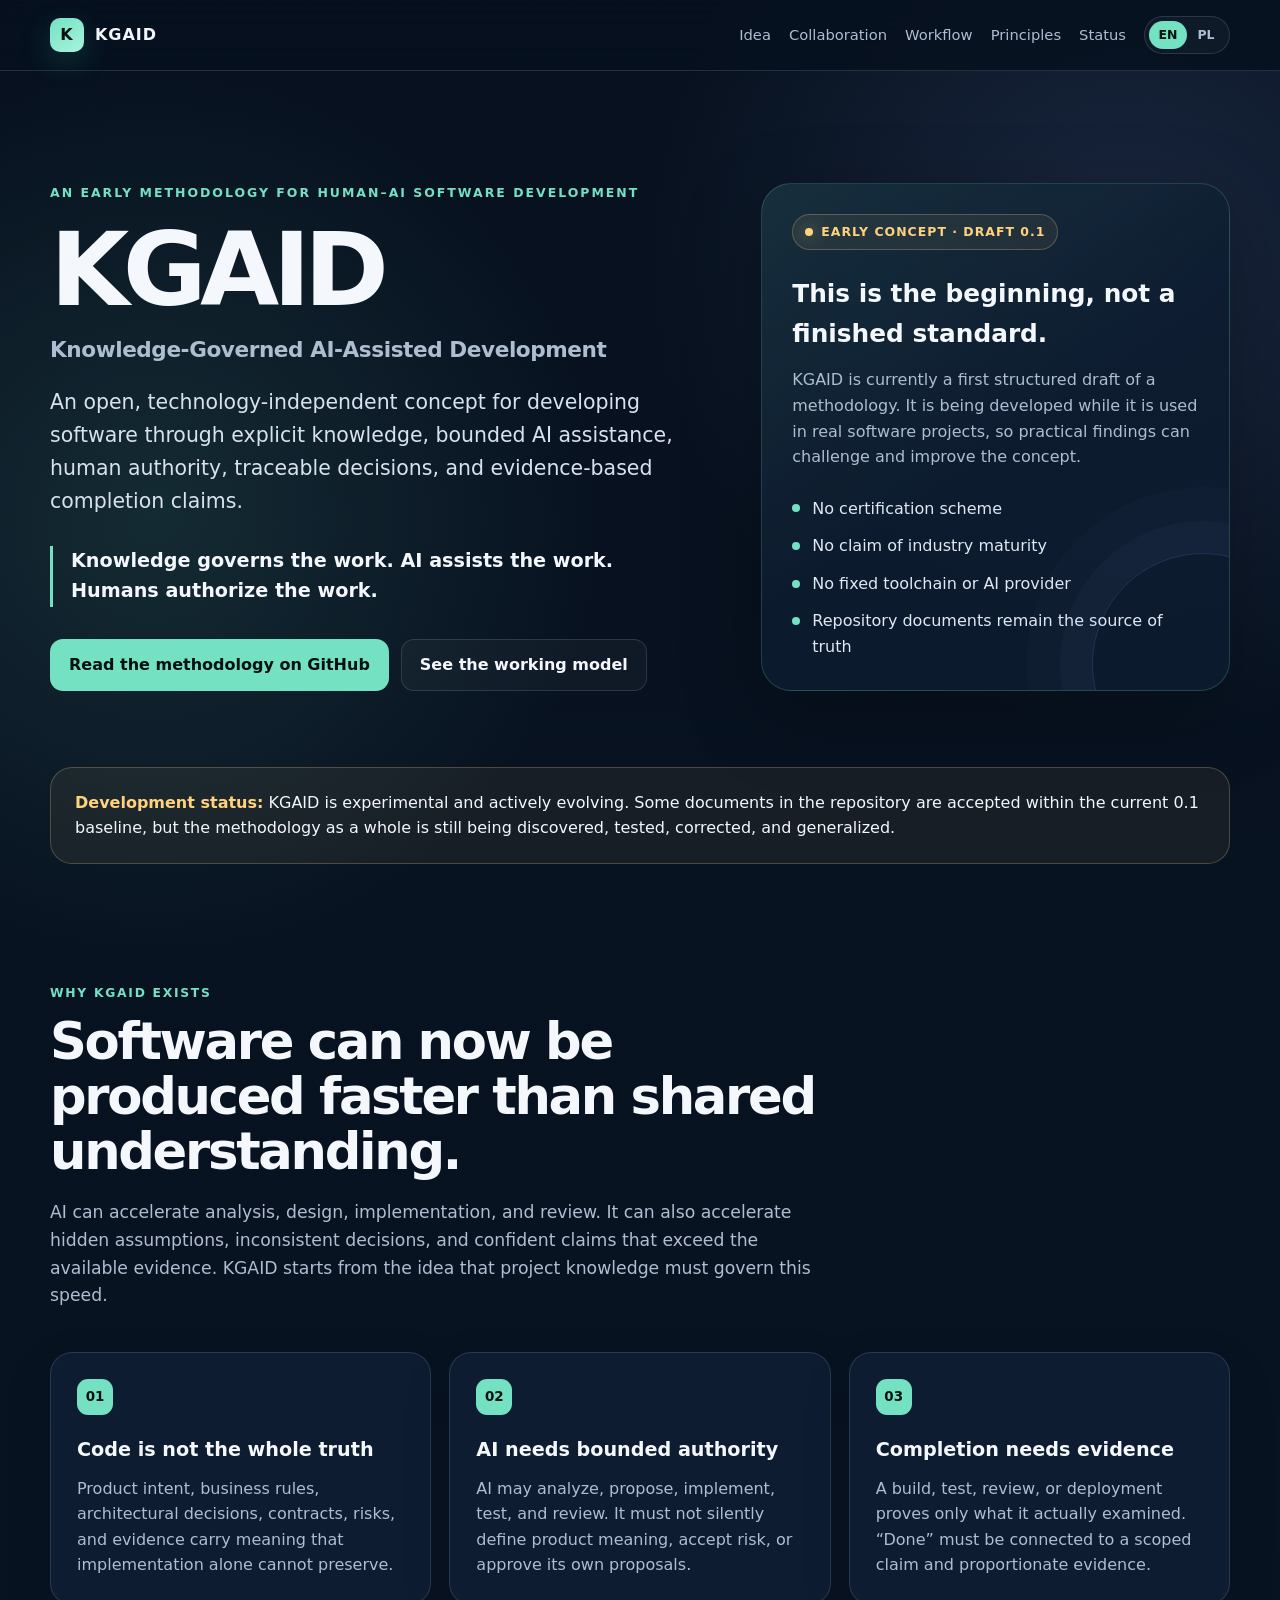
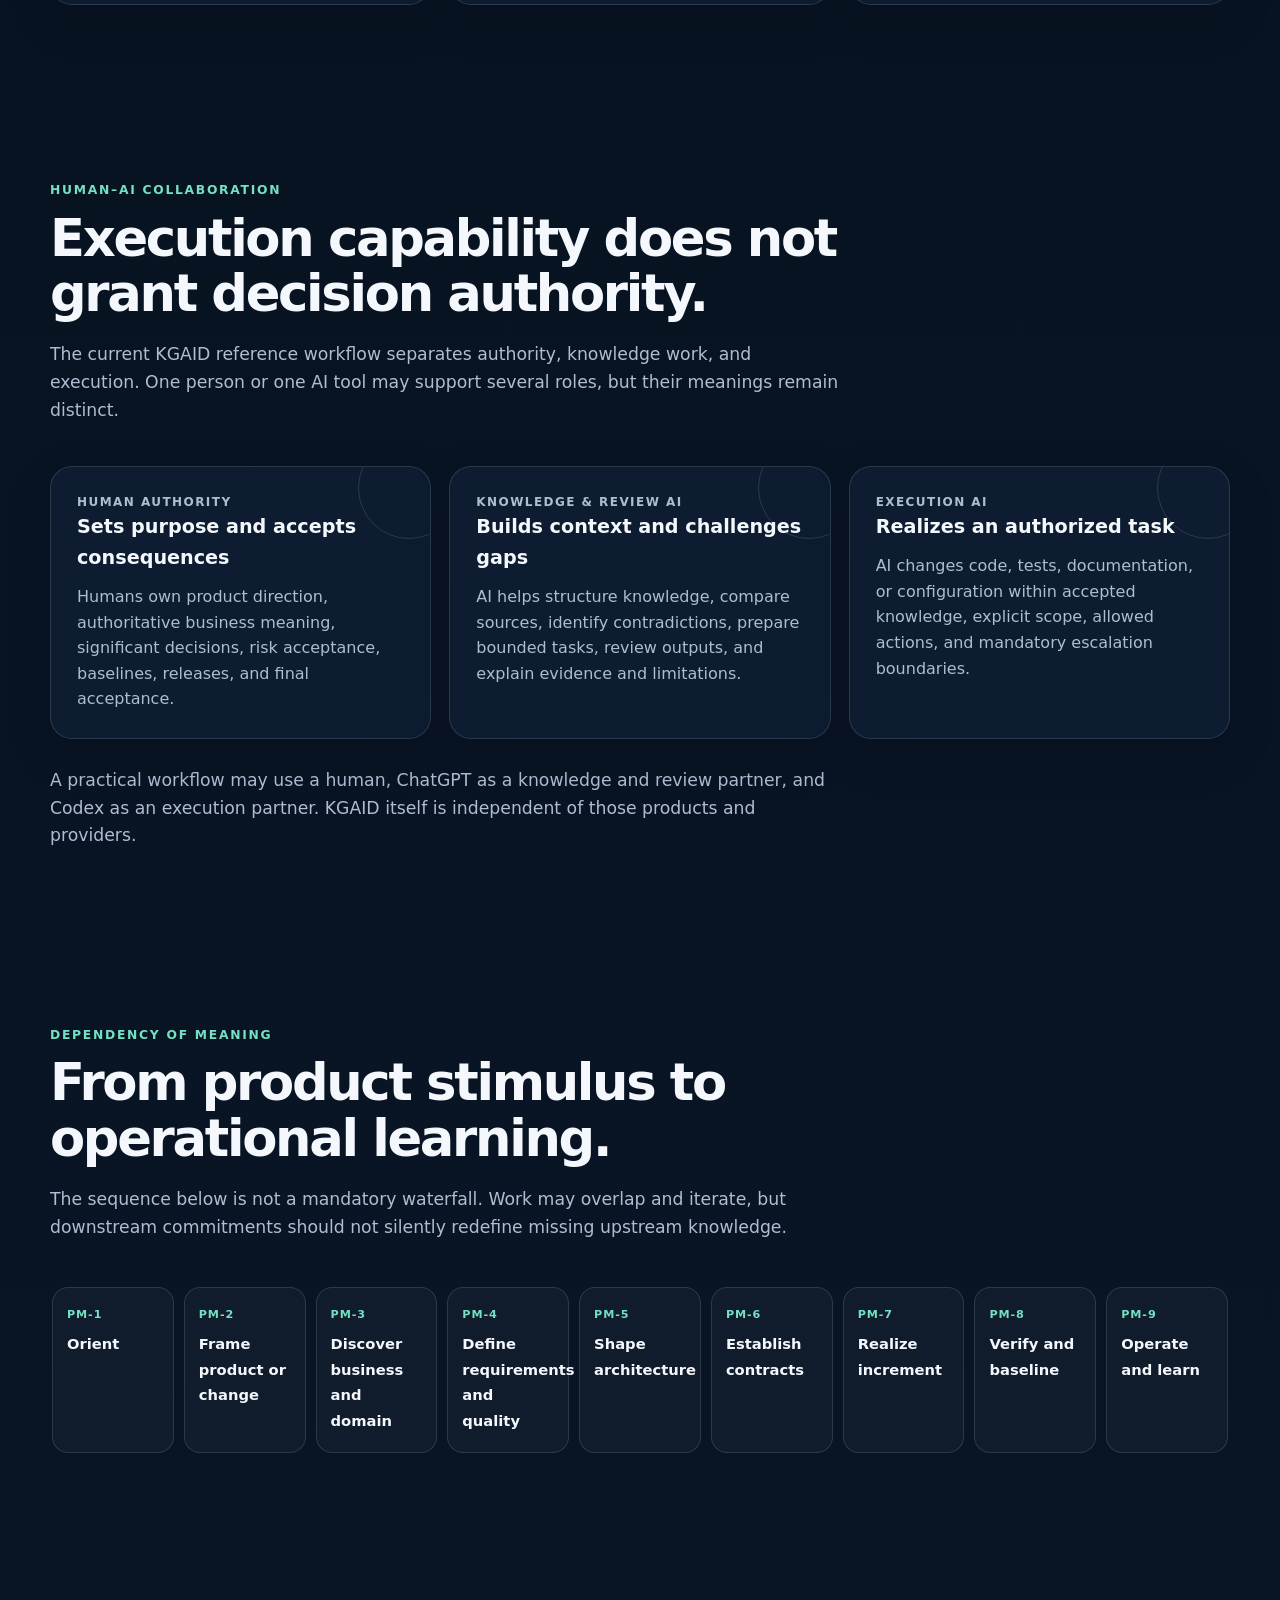
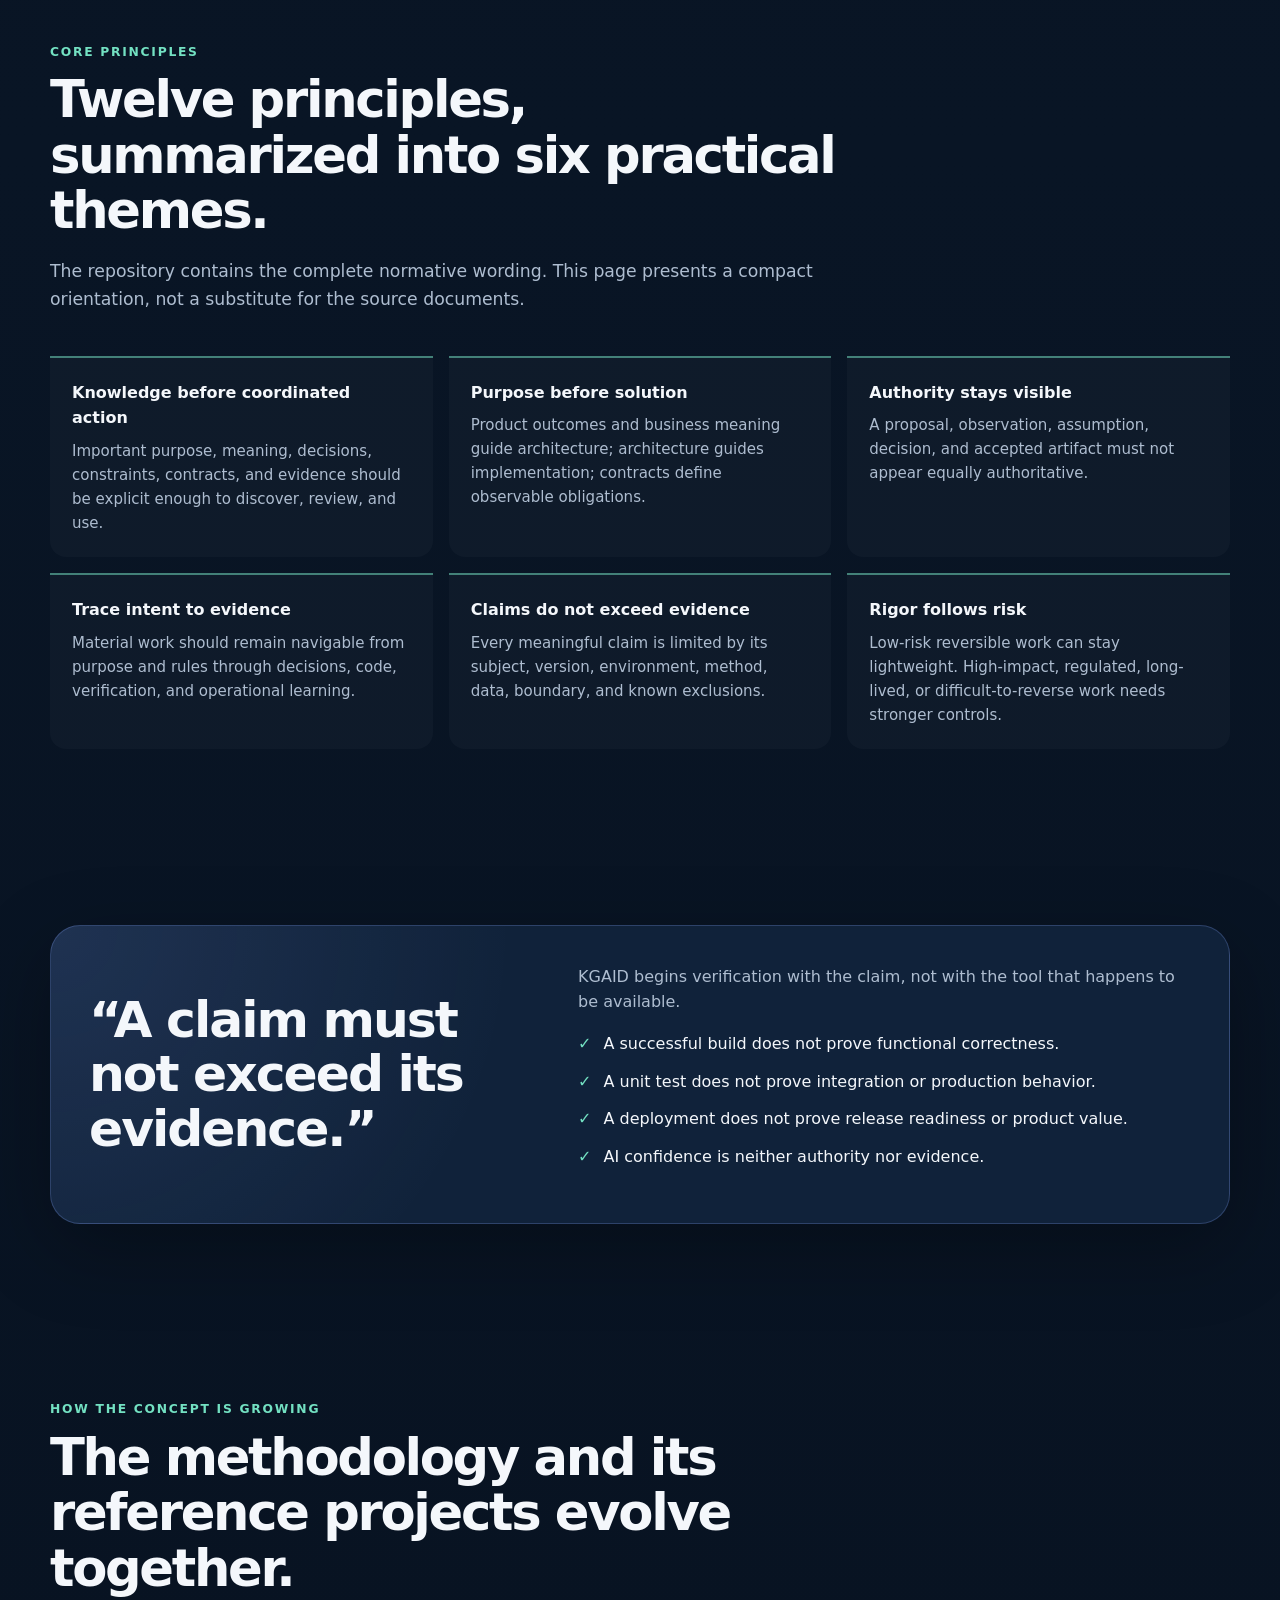
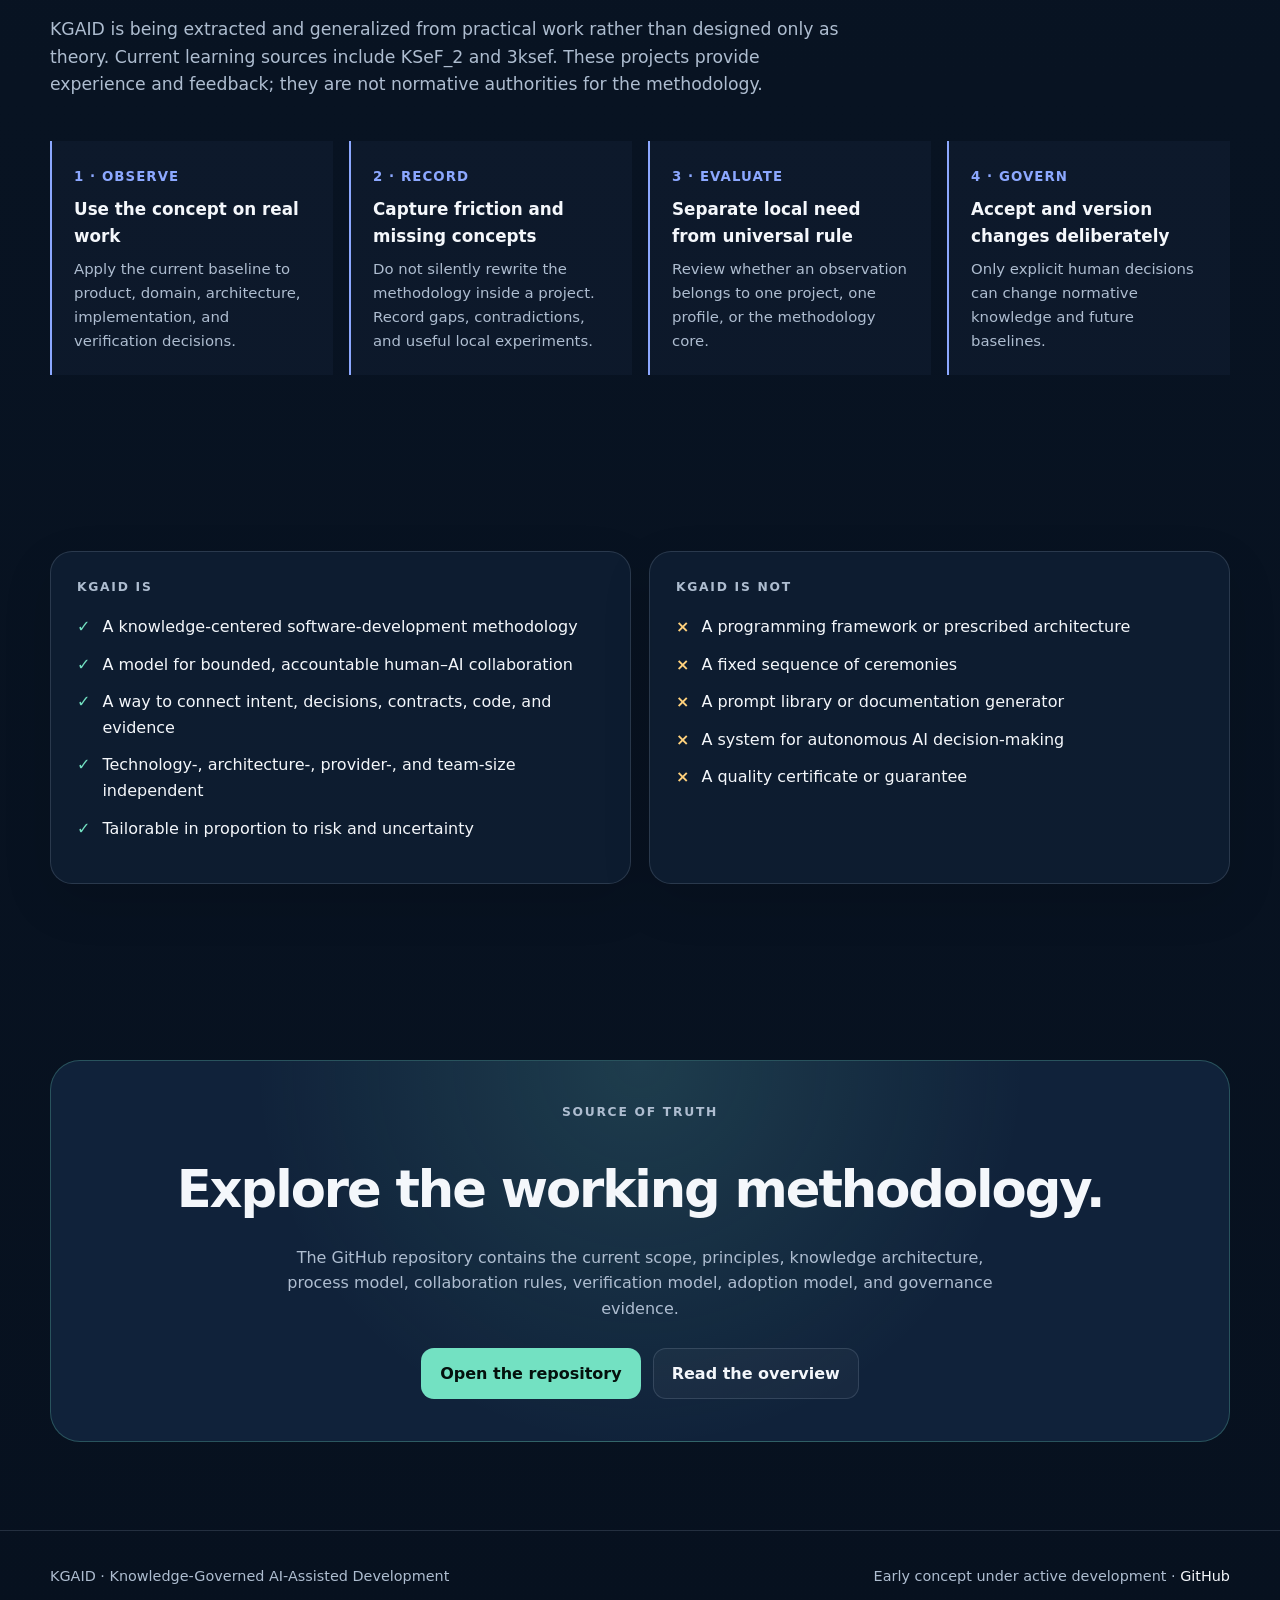
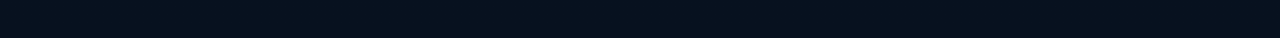
<file: site/index.html>
<!doctype html>
<html lang="en">
<head>
  <meta charset="utf-8">
  <meta name="viewport" content="width=device-width, initial-scale=1">
  <meta name="theme-color" content="#07111f">
  <meta name="description" content="KGAID — Knowledge-Governed AI-Assisted Development.">
  <title>KGAID — Choose language</title>
  <link rel="stylesheet" href="assets/styles.css">
  <script>
    (function () {
      var language = (navigator.language || "en").toLowerCase();
      window.location.replace(language.startsWith("pl") ? "pl/" : "en/");
    }());
  </script>
</head>
<body>
  <main class="hero">
    <div class="shell" style="max-width: 760px; text-align: center;">
      <p class="eyebrow">Knowledge-Governed AI-Assisted Development</p>
      <h1>KGAID</h1>
      <p class="hero-copy" style="margin-left: auto; margin-right: auto;">Choose a language · Wybierz język</p>
      <div class="button-row" style="justify-content: center;">
        <a class="button button-primary" href="en/">English</a>
        <a class="button button-secondary" href="pl/">Polski</a>
      </div>
    </div>
  </main>
</body>
</html>
</file>
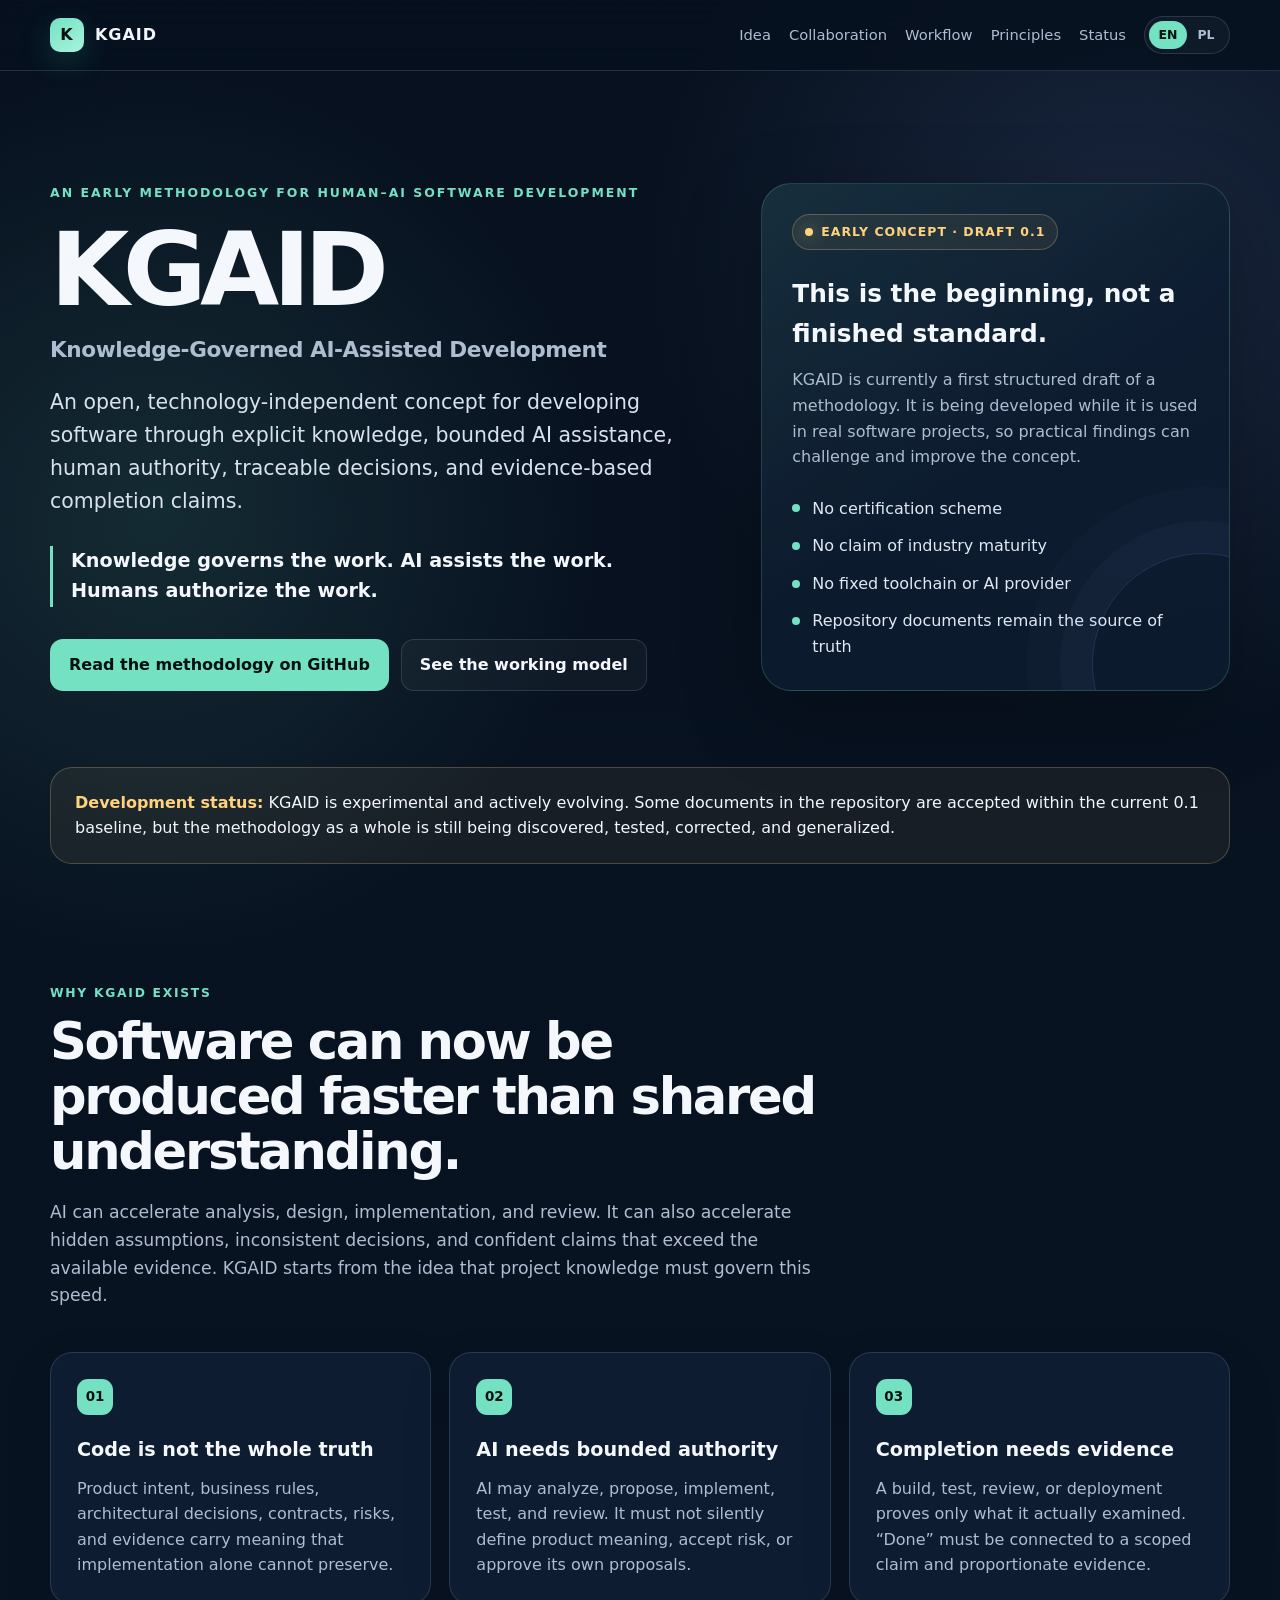
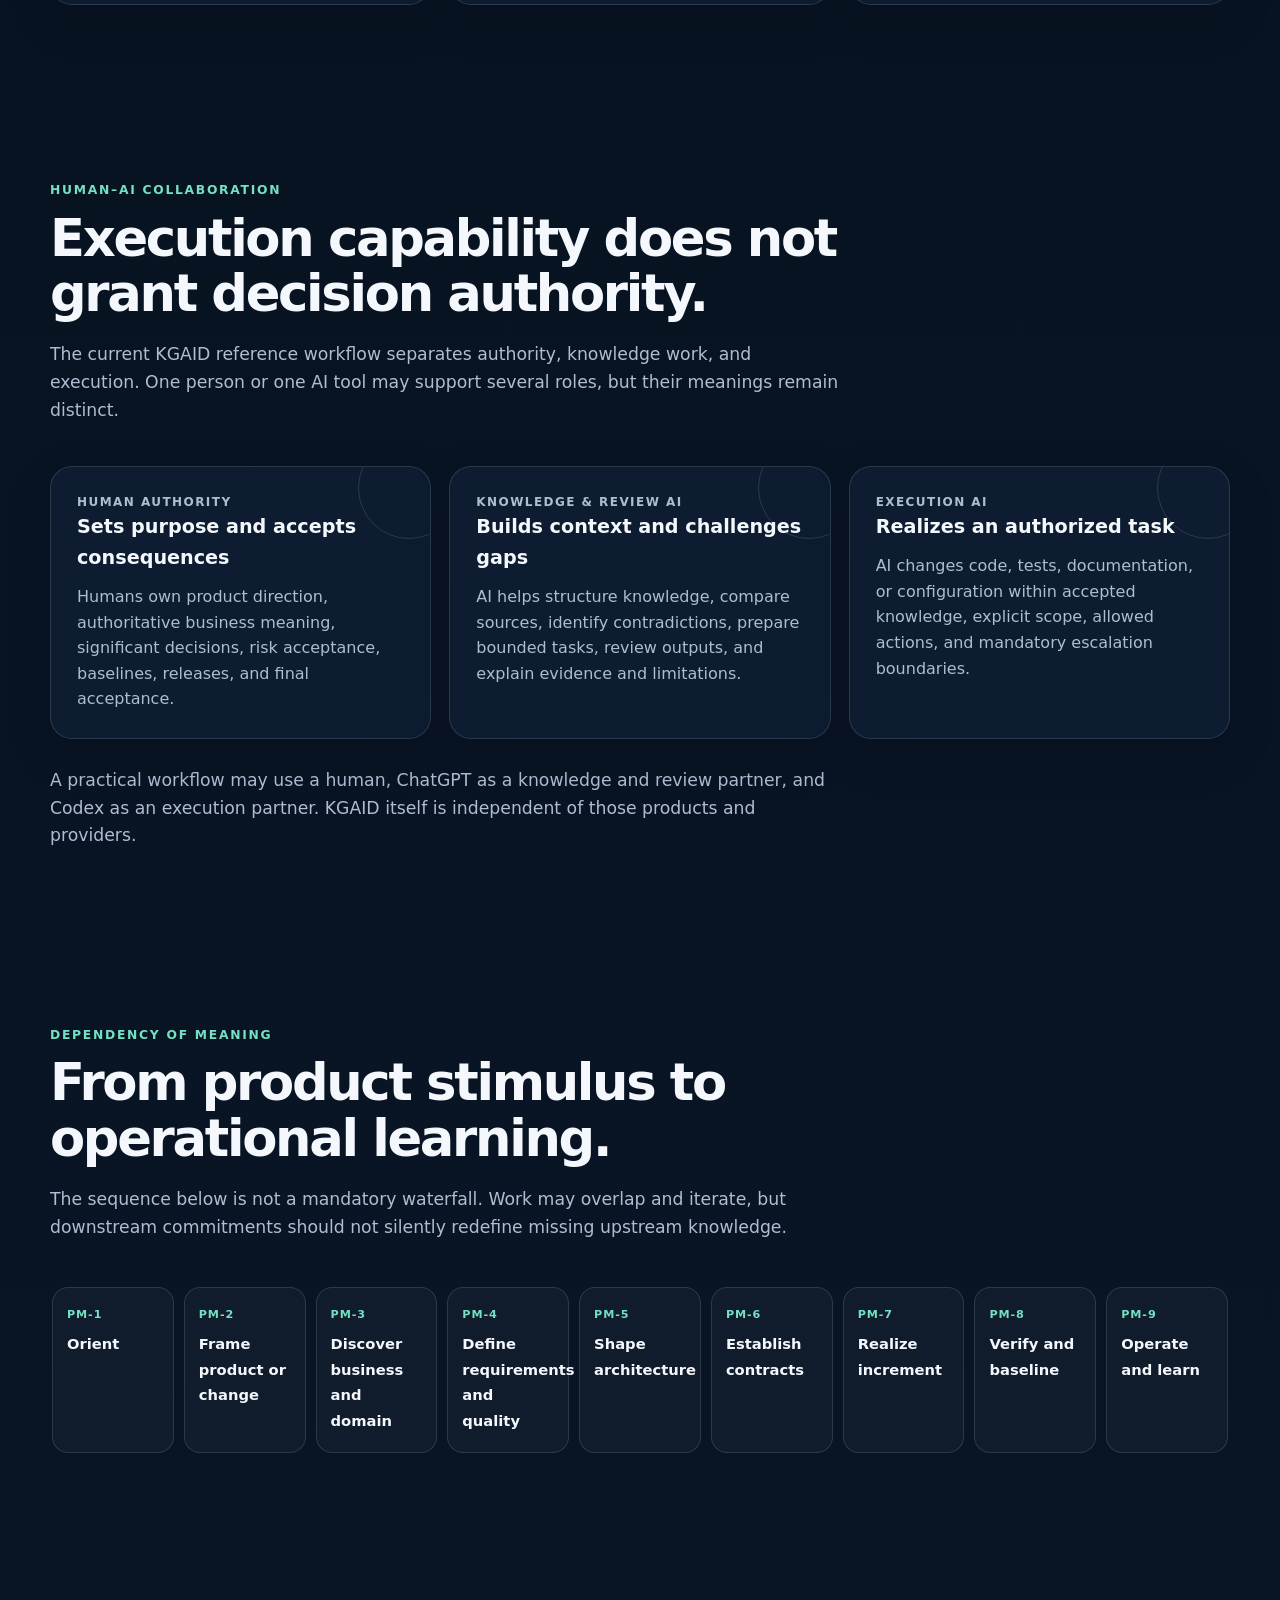
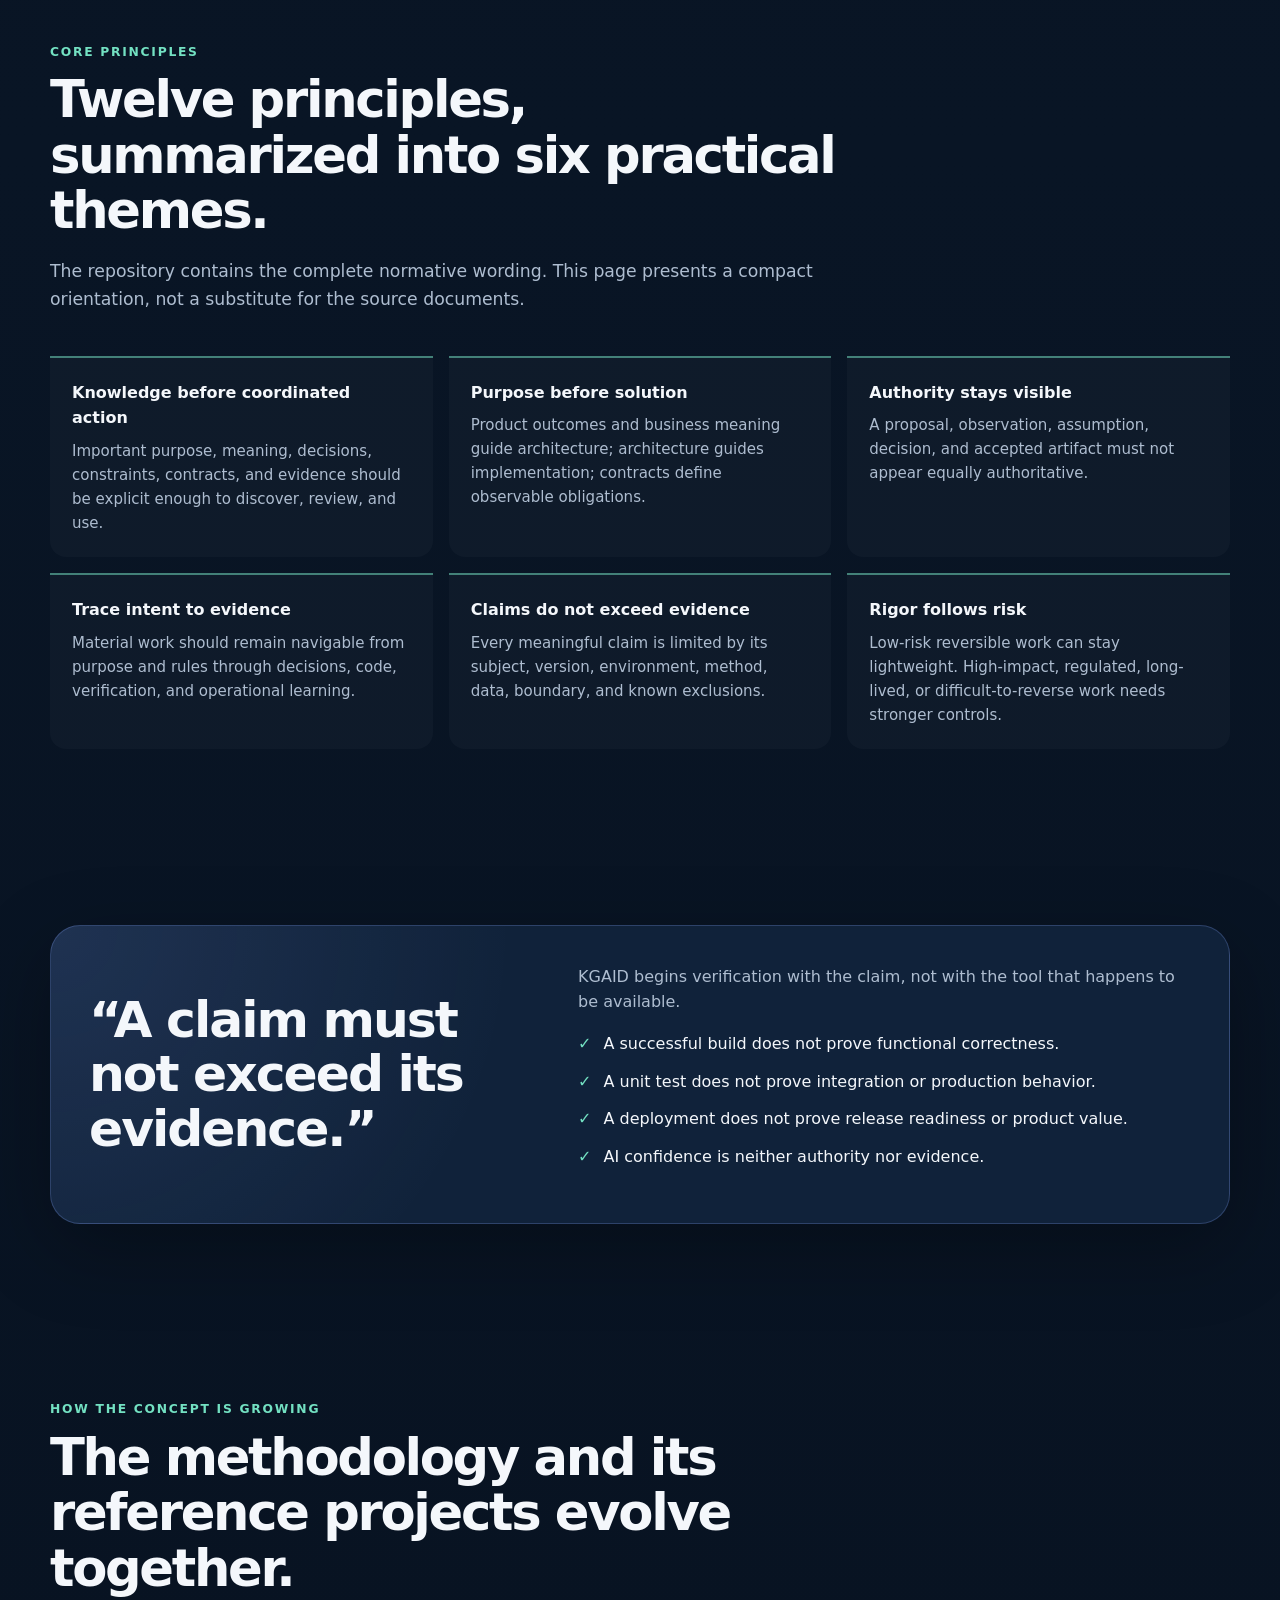
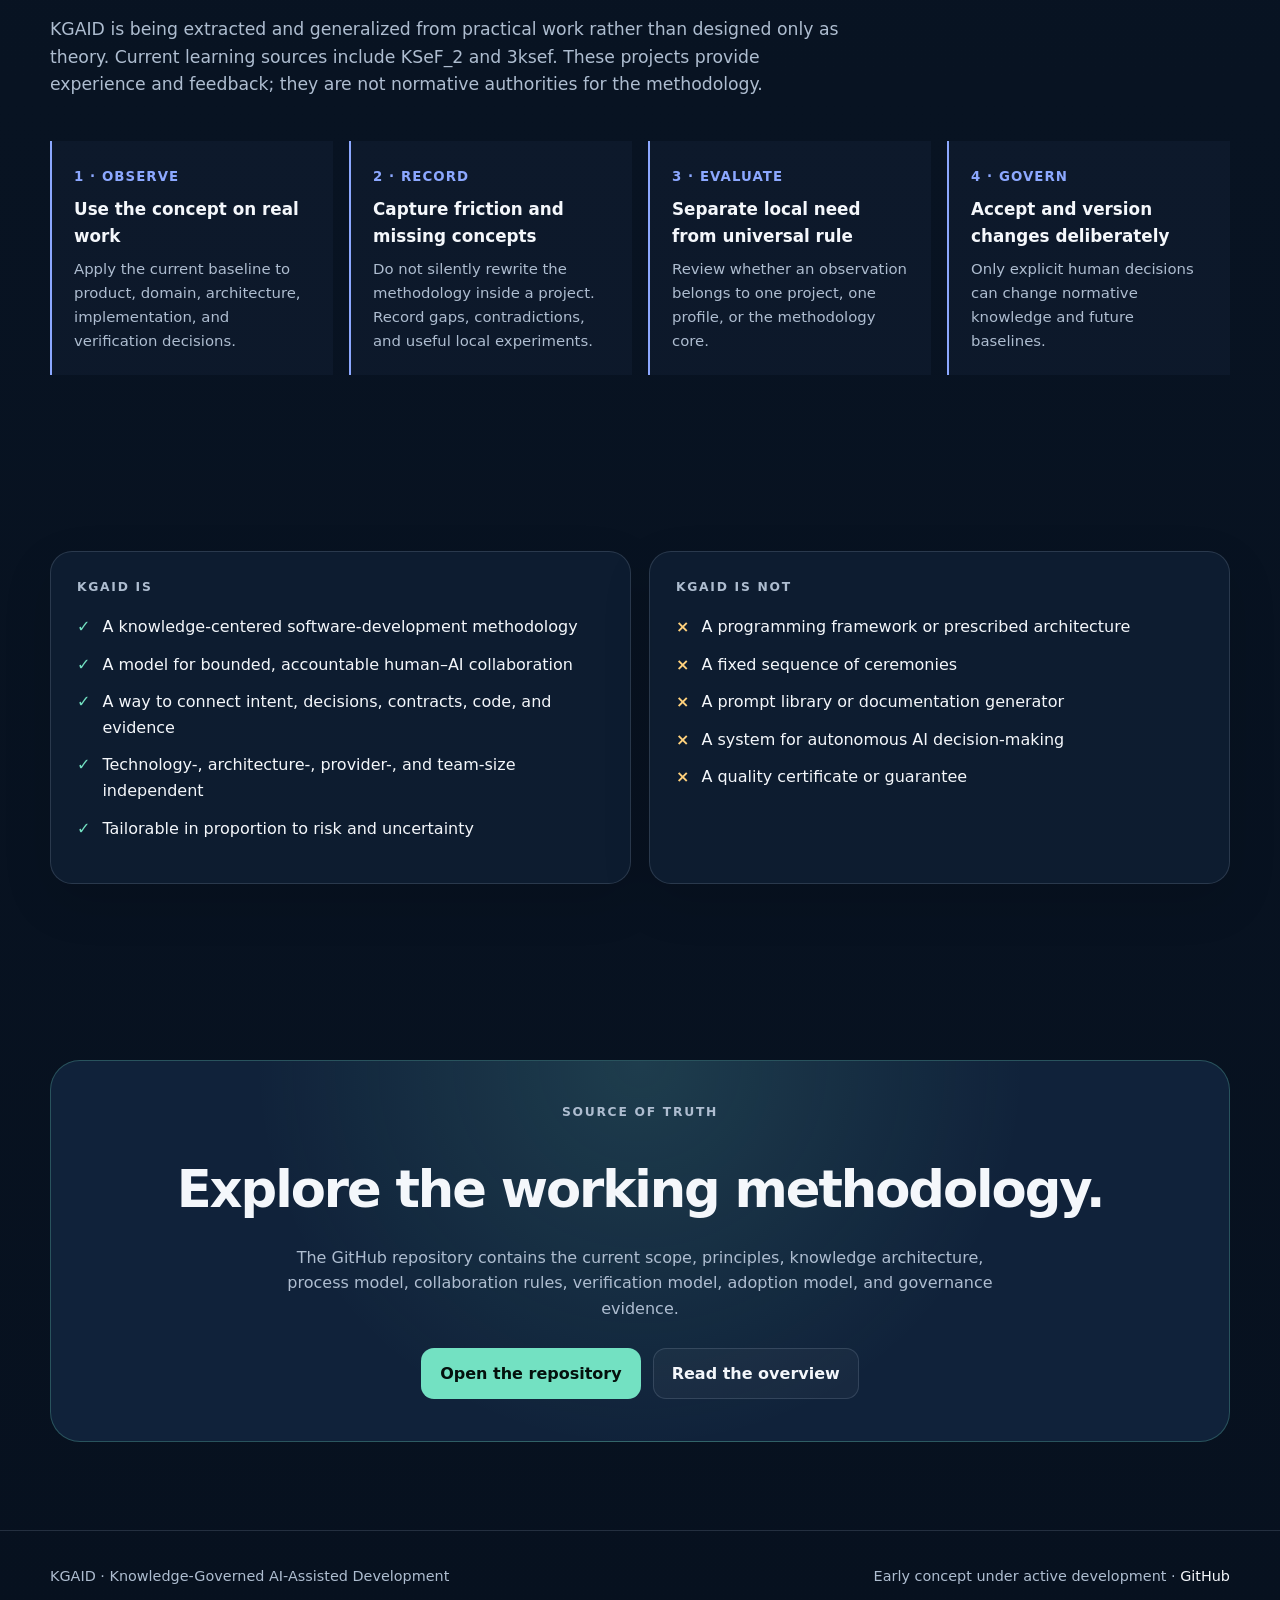
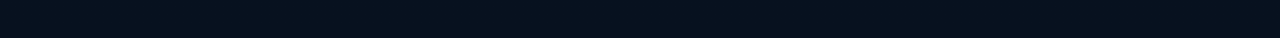
<file: site/en/index.html>
<!doctype html>
<html lang="en">
<head>
  <meta charset="utf-8">
  <meta name="viewport" content="width=device-width, initial-scale=1">
  <meta name="description" content="KGAID is an early-stage, human-governed methodology for knowledge-governed, AI-assisted software development.">
  <meta name="theme-color" content="#07111f">
  <meta property="og:title" content="KGAID — Knowledge-Governed AI-Assisted Development">
  <meta property="og:description" content="Knowledge governs the work. AI assists the work. Humans authorize the work.">
  <meta property="og:type" content="website">
  <title>KGAID — Knowledge-Governed AI-Assisted Development</title>
  <link rel="stylesheet" href="../assets/styles.css">
</head>
<body>
  <a class="skip-link" href="#main">Skip to content</a>

  <header class="site-header">
    <div class="shell header-inner">
      <a class="brand" href="./" aria-label="KGAID home">
        <span class="brand-mark">K</span>
        <span>KGAID</span>
      </a>
      <div class="header-actions">
        <nav class="nav-links" aria-label="Primary navigation">
          <a href="#idea">Idea</a>
          <a href="#model">Collaboration</a>
          <a href="#workflow">Workflow</a>
          <a href="#principles">Principles</a>
          <a href="#status">Status</a>
        </nav>
        <div class="language-switch" aria-label="Language">
          <a href="./" lang="en" aria-current="page">EN</a>
          <a href="../pl/" lang="pl">PL</a>
        </div>
      </div>
    </div>
  </header>

  <main id="main">
    <section class="hero">
      <div class="shell hero-grid">
        <div>
          <p class="eyebrow">An early methodology for human–AI software development</p>
          <h1>KGAID<span class="hero-title-small">Knowledge-Governed AI-Assisted Development</span></h1>
          <p class="hero-copy">An open, technology-independent concept for developing software through explicit knowledge, bounded AI assistance, human authority, traceable decisions, and evidence-based completion claims.</p>
          <p class="proposition">Knowledge governs the work. AI assists the work. Humans authorize the work.</p>
          <div class="button-row">
            <a class="button button-primary" href="https://github.com/KrzysztofOle/kgaid-methodology">Read the methodology on GitHub</a>
            <a class="button button-secondary" href="#workflow">See the working model</a>
          </div>
        </div>

        <aside class="hero-panel" aria-labelledby="early-title">
          <div class="status-pill"><span class="status-dot"></span> Early concept · draft 0.1</div>
          <h2 id="early-title">This is the beginning, not a finished standard.</h2>
          <p>KGAID is currently a first structured draft of a methodology. It is being developed while it is used in real software projects, so practical findings can challenge and improve the concept.</p>
          <ul class="mini-list">
            <li>No certification scheme</li>
            <li>No claim of industry maturity</li>
            <li>No fixed toolchain or AI provider</li>
            <li>Repository documents remain the source of truth</li>
          </ul>
        </aside>
      </div>
    </section>

    <div class="shell">
      <div class="notice">
        <p><strong>Development status:</strong> KGAID is experimental and actively evolving. Some documents in the repository are accepted within the current 0.1 baseline, but the methodology as a whole is still being discovered, tested, corrected, and generalized.</p>
      </div>
    </div>

    <section id="idea">
      <div class="shell">
        <p class="section-kicker">Why KGAID exists</p>
        <h2 class="section-heading">Software can now be produced faster than shared understanding.</h2>
        <p class="section-intro">AI can accelerate analysis, design, implementation, and review. It can also accelerate hidden assumptions, inconsistent decisions, and confident claims that exceed the available evidence. KGAID starts from the idea that project knowledge must govern this speed.</p>

        <div class="grid-3">
          <article class="card">
            <span class="card-number">01</span>
            <h3>Code is not the whole truth</h3>
            <p>Product intent, business rules, architectural decisions, contracts, risks, and evidence carry meaning that implementation alone cannot preserve.</p>
          </article>
          <article class="card">
            <span class="card-number">02</span>
            <h3>AI needs bounded authority</h3>
            <p>AI may analyze, propose, implement, test, and review. It must not silently define product meaning, accept risk, or approve its own proposals.</p>
          </article>
          <article class="card">
            <span class="card-number">03</span>
            <h3>Completion needs evidence</h3>
            <p>A build, test, review, or deployment proves only what it actually examined. “Done” must be connected to a scoped claim and proportionate evidence.</p>
          </article>
        </div>
      </div>
    </section>

    <section id="model">
      <div class="shell">
        <p class="section-kicker">Human–AI collaboration</p>
        <h2 class="section-heading">Execution capability does not grant decision authority.</h2>
        <p class="section-intro">The current KGAID reference workflow separates authority, knowledge work, and execution. One person or one AI tool may support several roles, but their meanings remain distinct.</p>

        <div class="grid-3">
          <article class="card role-card">
            <p class="role-label">Human authority</p>
            <h3>Sets purpose and accepts consequences</h3>
            <p>Humans own product direction, authoritative business meaning, significant decisions, risk acceptance, baselines, releases, and final acceptance.</p>
          </article>
          <article class="card role-card">
            <p class="role-label">Knowledge &amp; review AI</p>
            <h3>Builds context and challenges gaps</h3>
            <p>AI helps structure knowledge, compare sources, identify contradictions, prepare bounded tasks, review outputs, and explain evidence and limitations.</p>
          </article>
          <article class="card role-card">
            <p class="role-label">Execution AI</p>
            <h3>Realizes an authorized task</h3>
            <p>AI changes code, tests, documentation, or configuration within accepted knowledge, explicit scope, allowed actions, and mandatory escalation boundaries.</p>
          </article>
        </div>

        <p class="section-intro" style="margin-top: 28px; margin-bottom: 0;">A practical workflow may use a human, ChatGPT as a knowledge and review partner, and Codex as an execution partner. KGAID itself is independent of those products and providers.</p>
      </div>
    </section>

    <section id="workflow">
      <div class="shell">
        <p class="section-kicker">Dependency of meaning</p>
        <h2 class="section-heading">From product stimulus to operational learning.</h2>
        <p class="section-intro">The sequence below is not a mandatory waterfall. Work may overlap and iterate, but downstream commitments should not silently redefine missing upstream knowledge.</p>

        <div class="flow" aria-label="KGAID workflow">
          <div class="flow-step"><span>PM-1</span><strong>Orient</strong></div>
          <div class="flow-step"><span>PM-2</span><strong>Frame product or change</strong></div>
          <div class="flow-step"><span>PM-3</span><strong>Discover business and domain</strong></div>
          <div class="flow-step"><span>PM-4</span><strong>Define requirements and quality</strong></div>
          <div class="flow-step"><span>PM-5</span><strong>Shape architecture</strong></div>
          <div class="flow-step"><span>PM-6</span><strong>Establish contracts</strong></div>
          <div class="flow-step"><span>PM-7</span><strong>Realize increment</strong></div>
          <div class="flow-step"><span>PM-8</span><strong>Verify and baseline</strong></div>
          <div class="flow-step"><span>PM-9</span><strong>Operate and learn</strong></div>
        </div>
      </div>
    </section>

    <section id="principles">
      <div class="shell">
        <p class="section-kicker">Core principles</p>
        <h2 class="section-heading">Twelve principles, summarized into six practical themes.</h2>
        <p class="section-intro">The repository contains the complete normative wording. This page presents a compact orientation, not a substitute for the source documents.</p>

        <div class="principle-grid">
          <article class="principle">
            <h3>Knowledge before coordinated action</h3>
            <p>Important purpose, meaning, decisions, constraints, contracts, and evidence should be explicit enough to discover, review, and use.</p>
          </article>
          <article class="principle">
            <h3>Purpose before solution</h3>
            <p>Product outcomes and business meaning guide architecture; architecture guides implementation; contracts define observable obligations.</p>
          </article>
          <article class="principle">
            <h3>Authority stays visible</h3>
            <p>A proposal, observation, assumption, decision, and accepted artifact must not appear equally authoritative.</p>
          </article>
          <article class="principle">
            <h3>Trace intent to evidence</h3>
            <p>Material work should remain navigable from purpose and rules through decisions, code, verification, and operational learning.</p>
          </article>
          <article class="principle">
            <h3>Claims do not exceed evidence</h3>
            <p>Every meaningful claim is limited by its subject, version, environment, method, data, boundary, and known exclusions.</p>
          </article>
          <article class="principle">
            <h3>Rigor follows risk</h3>
            <p>Low-risk reversible work can stay lightweight. High-impact, regulated, long-lived, or difficult-to-reverse work needs stronger controls.</p>
          </article>
        </div>
      </div>
    </section>

    <section>
      <div class="shell">
        <div class="quote-panel">
          <blockquote>“A claim must not exceed its evidence.”</blockquote>
          <div>
            <p>KGAID begins verification with the claim, not with the tool that happens to be available.</p>
            <ul class="check-list">
              <li>A successful build does not prove functional correctness.</li>
              <li>A unit test does not prove integration or production behavior.</li>
              <li>A deployment does not prove release readiness or product value.</li>
              <li>AI confidence is neither authority nor evidence.</li>
            </ul>
          </div>
        </div>
      </div>
    </section>

    <section id="status">
      <div class="shell">
        <p class="section-kicker">How the concept is growing</p>
        <h2 class="section-heading">The methodology and its reference projects evolve together.</h2>
        <p class="section-intro">KGAID is being extracted and generalized from practical work rather than designed only as theory. Current learning sources include KSeF_2 and 3ksef. These projects provide experience and feedback; they are not normative authorities for the methodology.</p>

        <div class="timeline">
          <article class="timeline-item">
            <small>1 · Observe</small>
            <h3>Use the concept on real work</h3>
            <p>Apply the current baseline to product, domain, architecture, implementation, and verification decisions.</p>
          </article>
          <article class="timeline-item">
            <small>2 · Record</small>
            <h3>Capture friction and missing concepts</h3>
            <p>Do not silently rewrite the methodology inside a project. Record gaps, contradictions, and useful local experiments.</p>
          </article>
          <article class="timeline-item">
            <small>3 · Evaluate</small>
            <h3>Separate local need from universal rule</h3>
            <p>Review whether an observation belongs to one project, one profile, or the methodology core.</p>
          </article>
          <article class="timeline-item">
            <small>4 · Govern</small>
            <h3>Accept and version changes deliberately</h3>
            <p>Only explicit human decisions can change normative knowledge and future baselines.</p>
          </article>
        </div>
      </div>
    </section>

    <section>
      <div class="shell grid-2">
        <article class="card">
          <p class="section-kicker">KGAID is</p>
          <ul class="check-list">
            <li>A knowledge-centered software-development methodology</li>
            <li>A model for bounded, accountable human–AI collaboration</li>
            <li>A way to connect intent, decisions, contracts, code, and evidence</li>
            <li>Technology-, architecture-, provider-, and team-size independent</li>
            <li>Tailorable in proportion to risk and uncertainty</li>
          </ul>
        </article>
        <article class="card">
          <p class="section-kicker">KGAID is not</p>
          <ul class="cross-list">
            <li>A programming framework or prescribed architecture</li>
            <li>A fixed sequence of ceremonies</li>
            <li>A prompt library or documentation generator</li>
            <li>A system for autonomous AI decision-making</li>
            <li>A quality certificate or guarantee</li>
          </ul>
        </article>
      </div>
    </section>

    <section>
      <div class="shell">
        <div class="cta">
          <p class="section-kicker">Source of truth</p>
          <h2>Explore the working methodology.</h2>
          <p>The GitHub repository contains the current scope, principles, knowledge architecture, process model, collaboration rules, verification model, adoption model, and governance evidence.</p>
          <div class="button-row" style="justify-content: center;">
            <a class="button button-primary" href="https://github.com/KrzysztofOle/kgaid-methodology">Open the repository</a>
            <a class="button button-secondary" href="https://github.com/KrzysztofOle/kgaid-methodology/blob/main/README.md">Read the overview</a>
          </div>
        </div>
      </div>
    </section>
  </main>

  <footer class="site-footer">
    <div class="shell footer-inner">
      <p>KGAID · Knowledge-Governed AI-Assisted Development</p>
      <p>Early concept under active development · <a href="https://github.com/KrzysztofOle/kgaid-methodology">GitHub</a></p>
    </div>
  </footer>
</body>
</html>
</file>
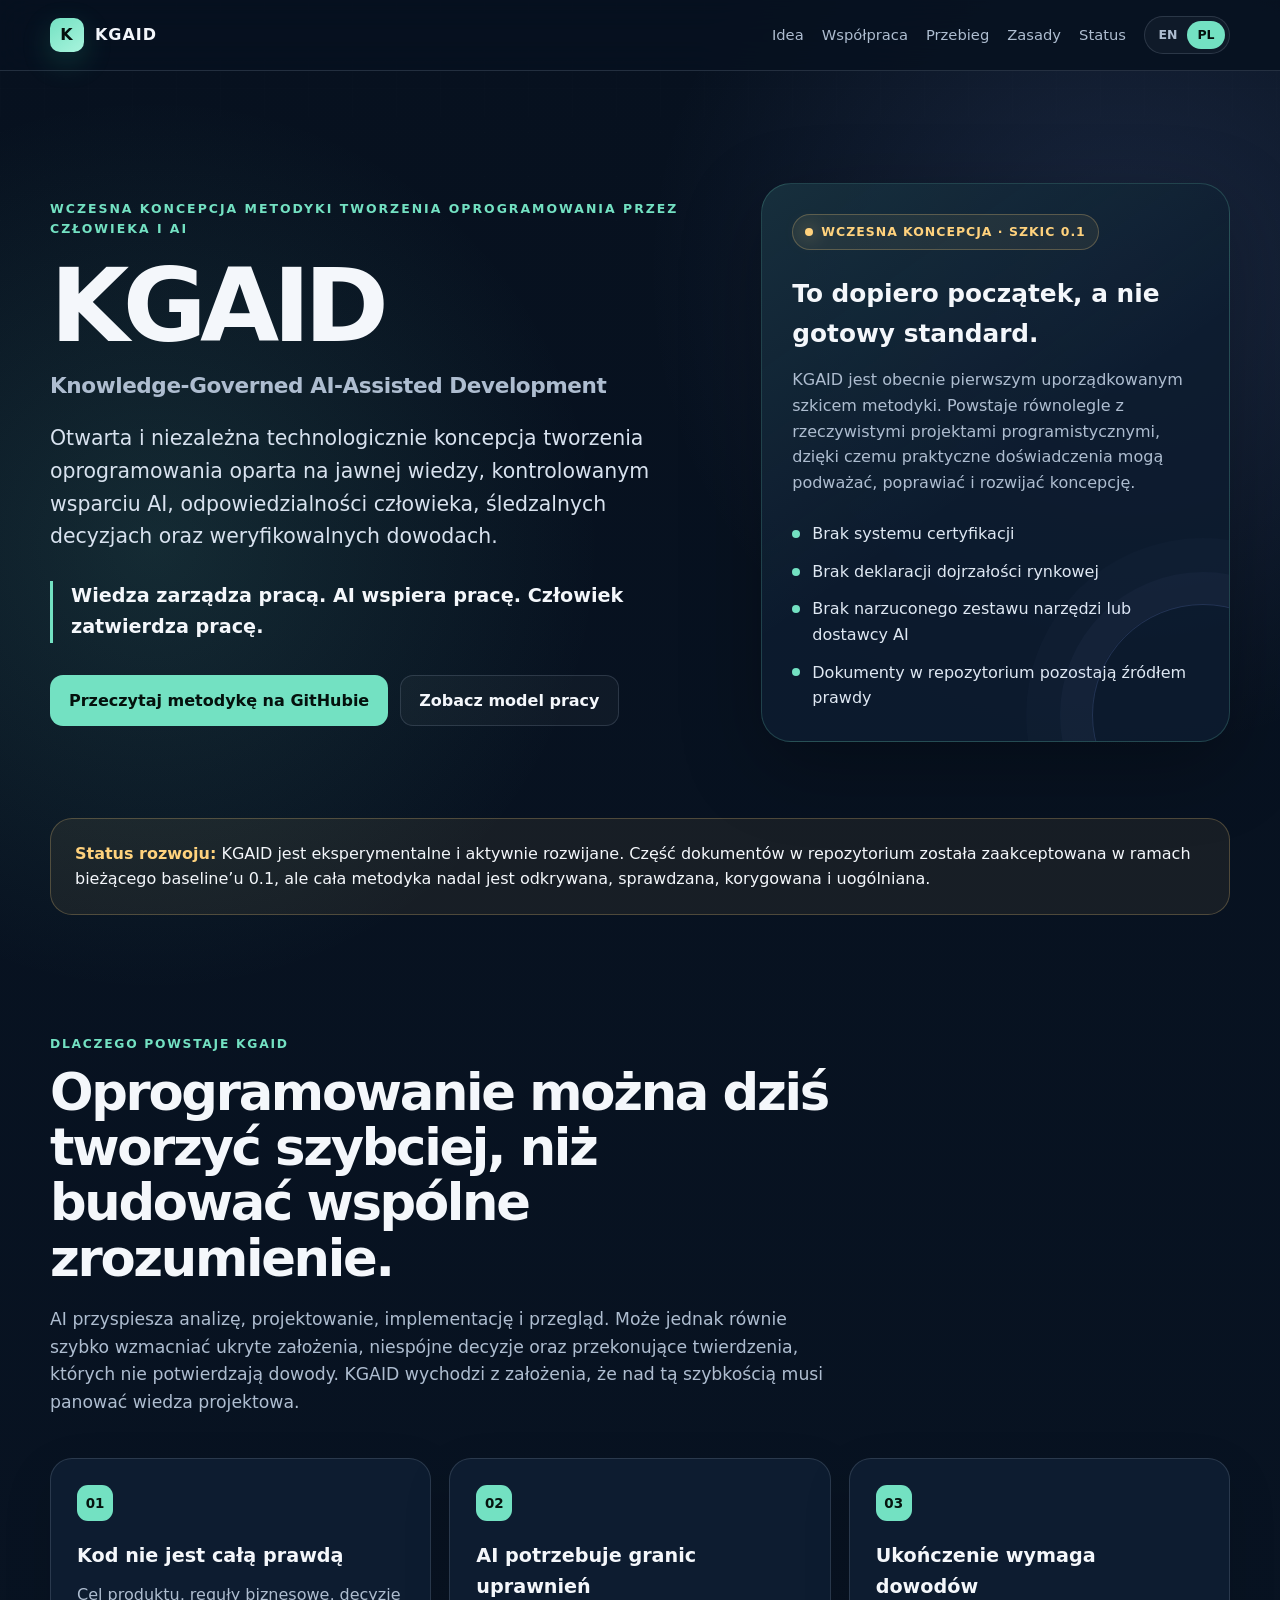
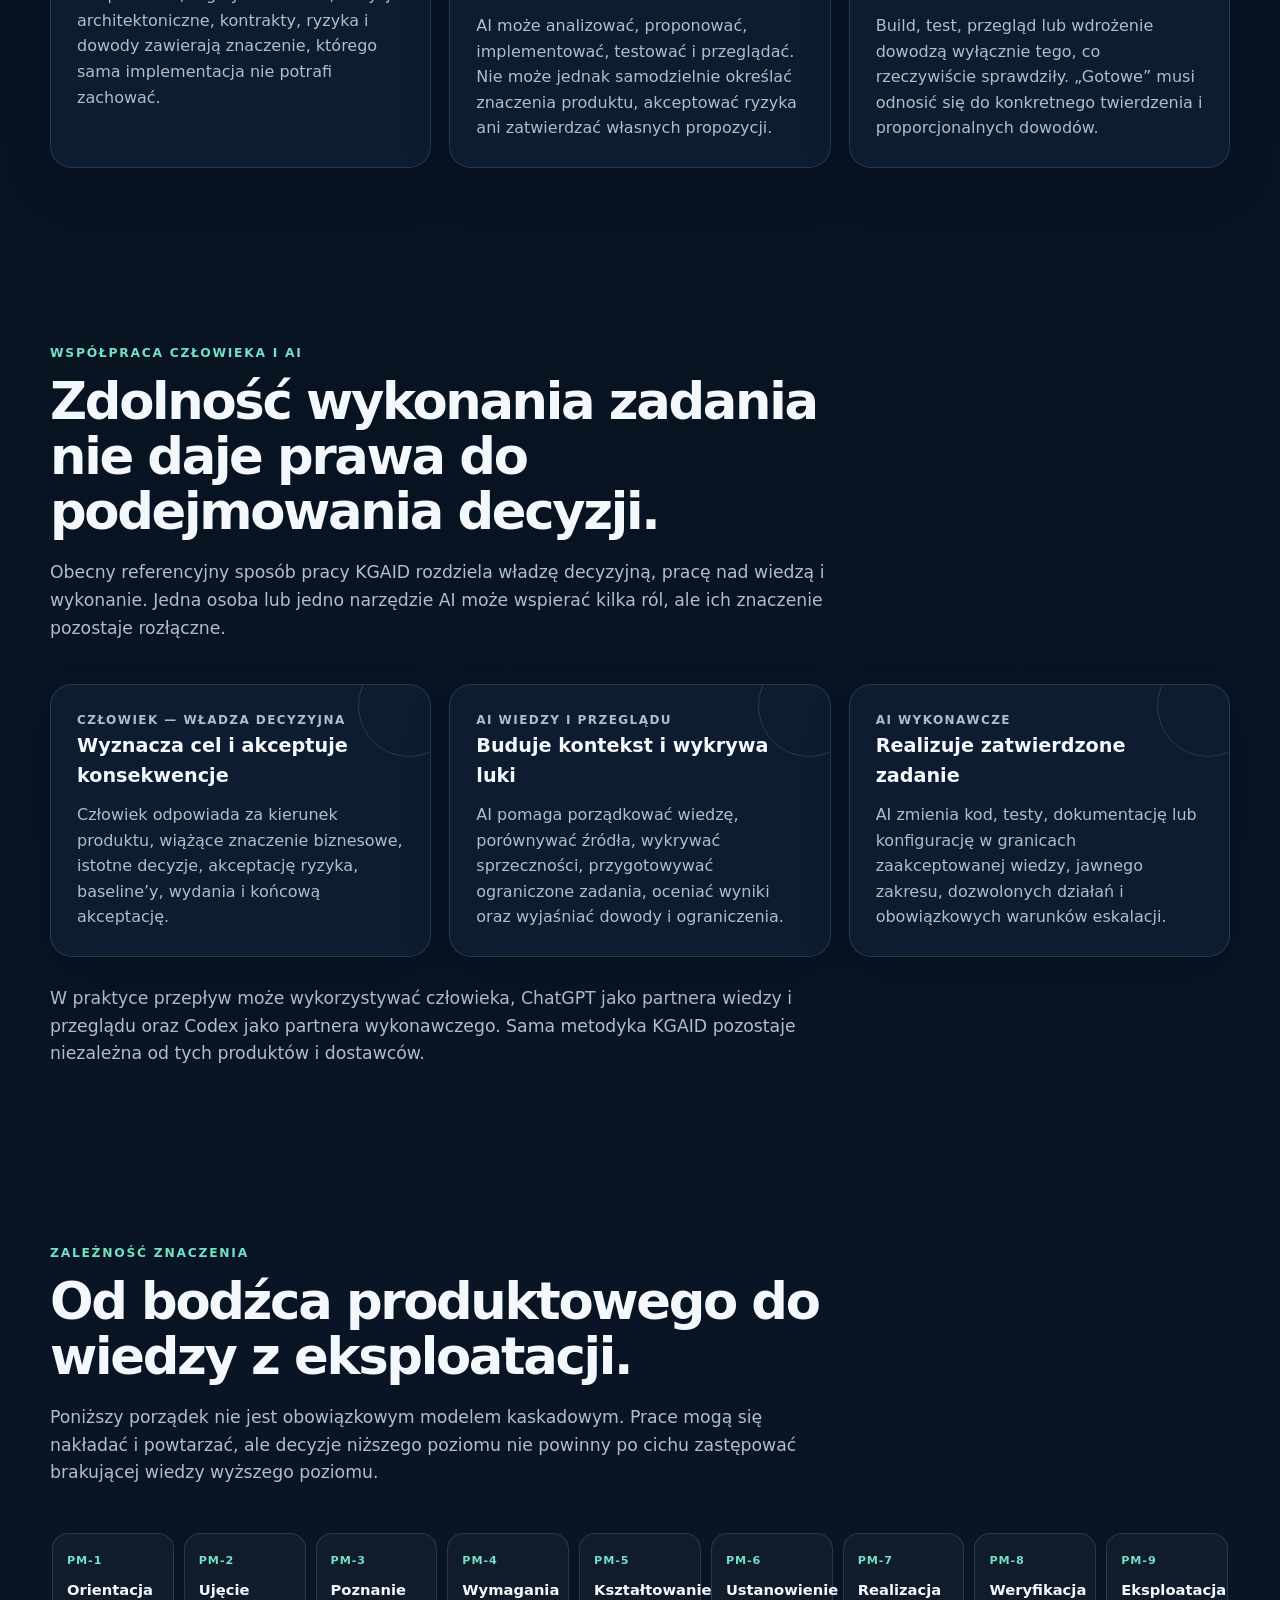
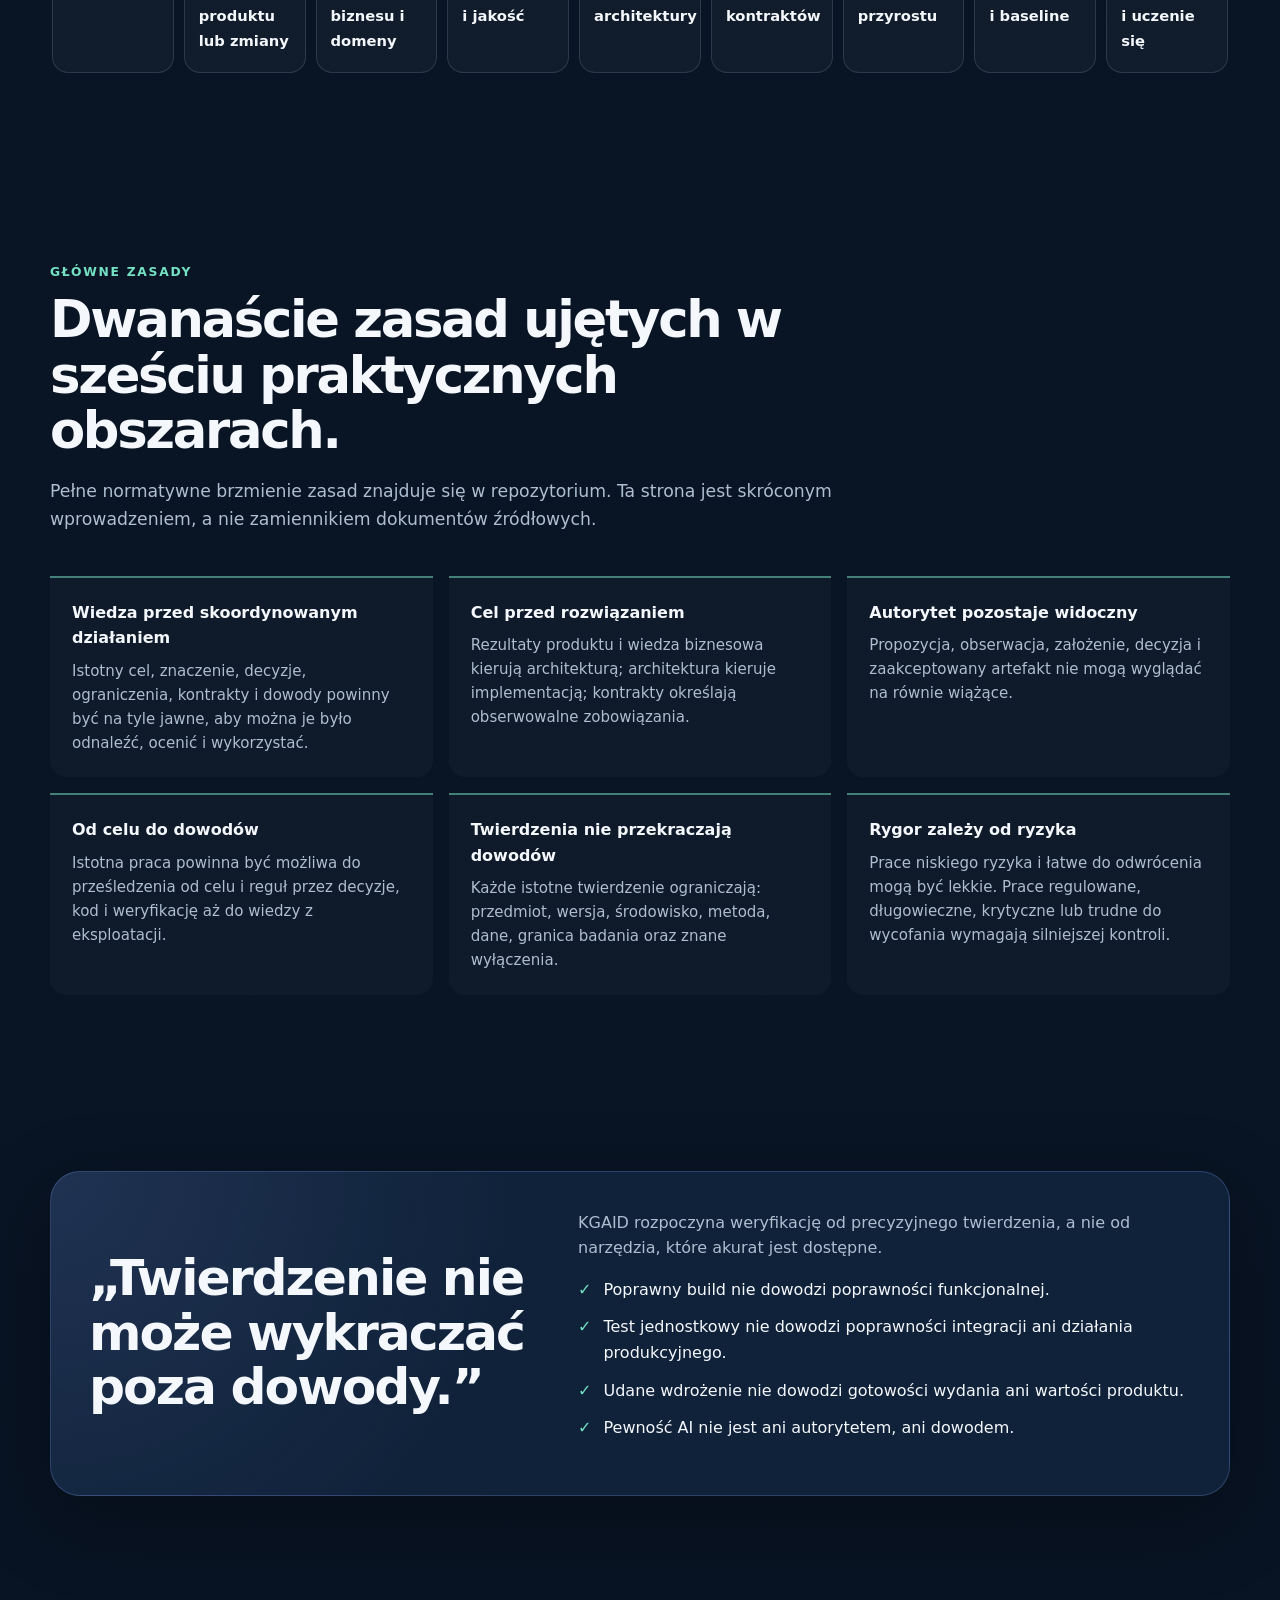
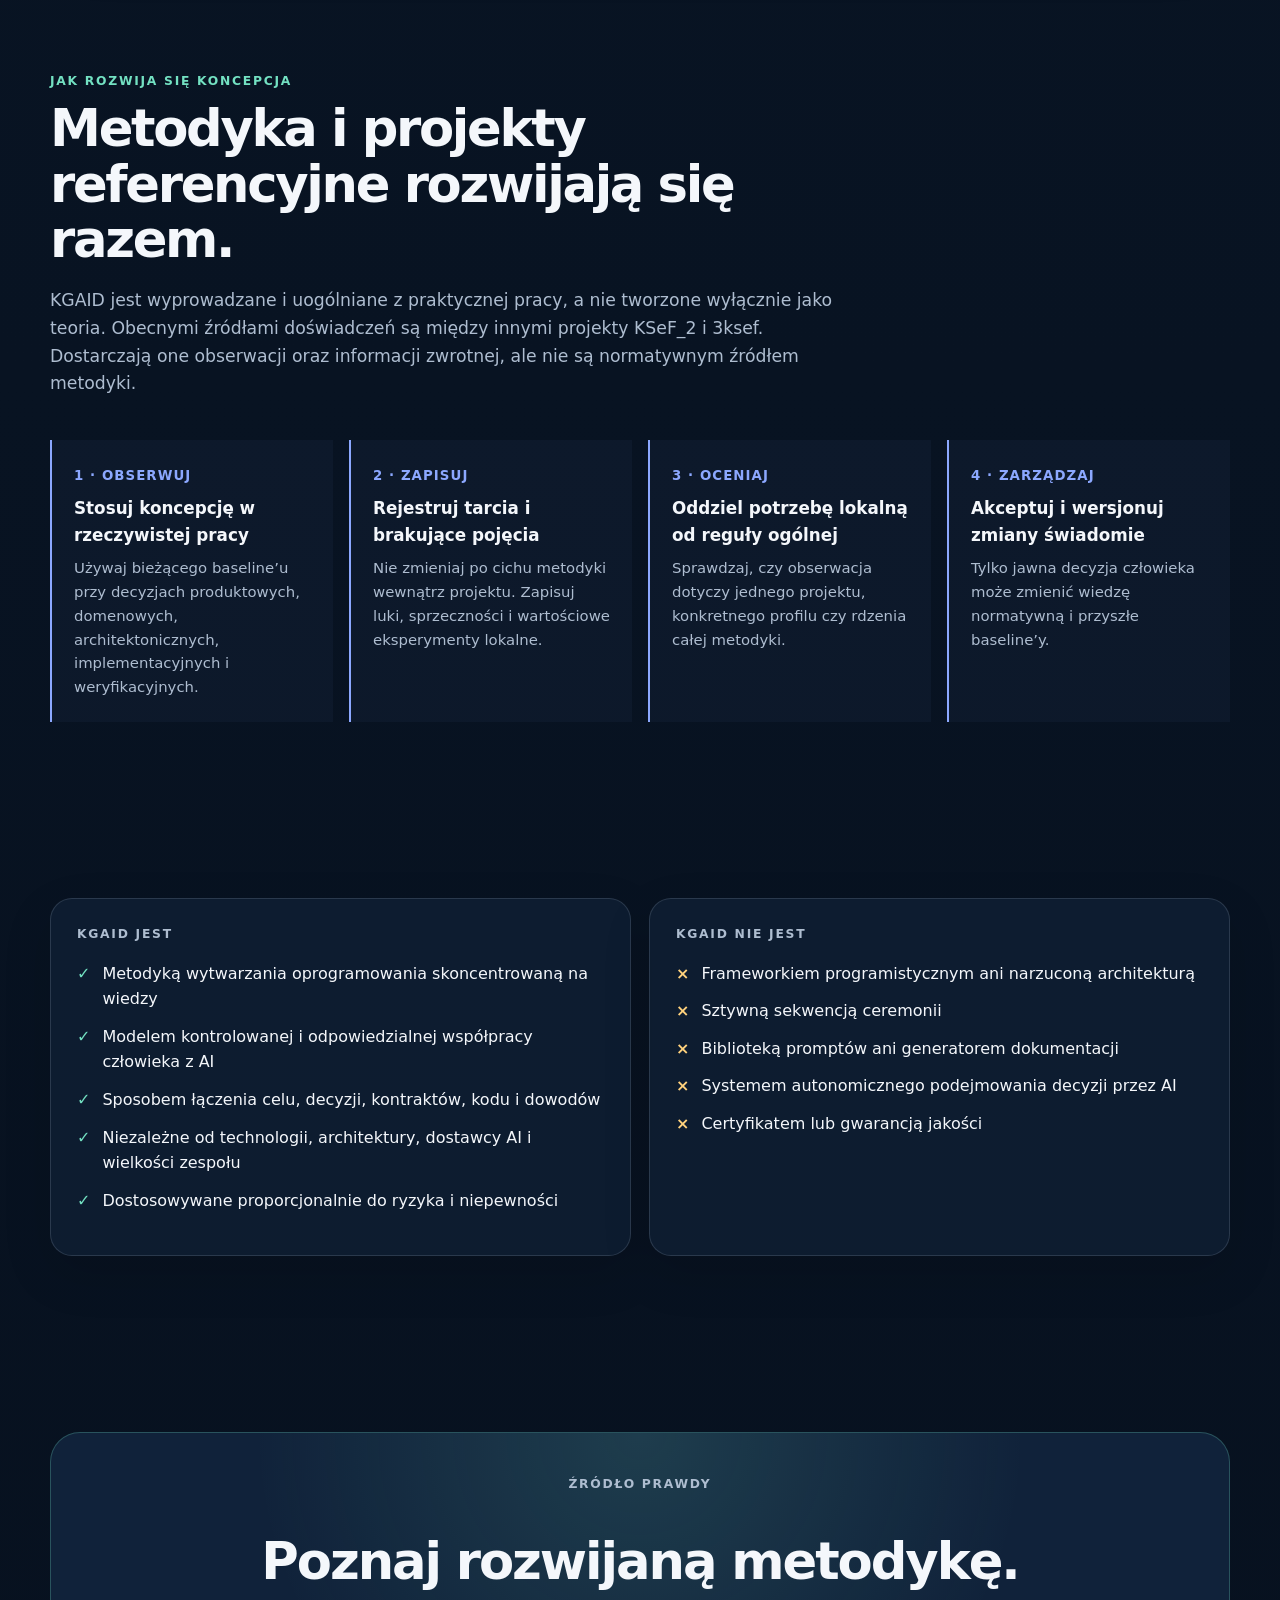
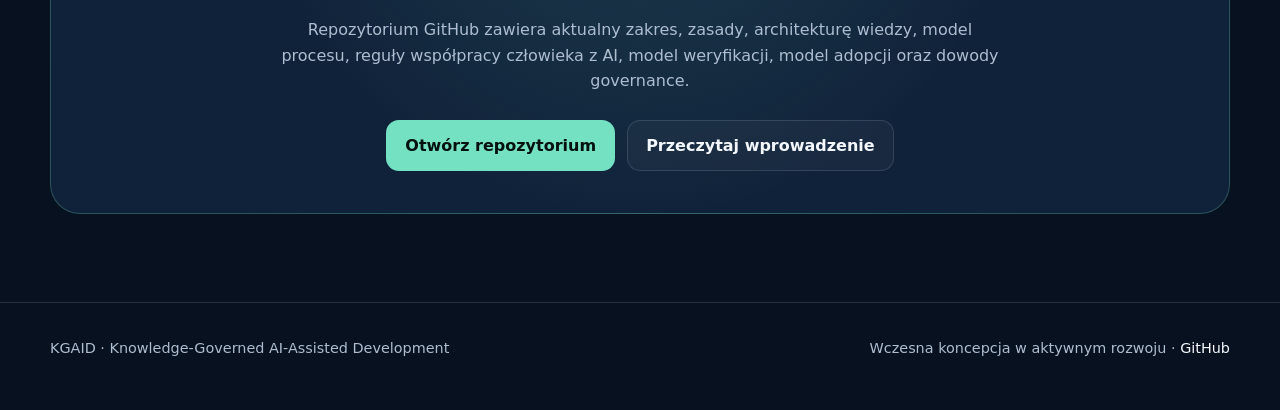
<file: site/pl/index.html>
<!doctype html>
<html lang="pl">
<head>
  <meta charset="utf-8">
  <meta name="viewport" content="width=device-width, initial-scale=1">
  <meta name="description" content="KGAID to rozwijana od podstaw, zarządzana przez człowieka metodyka tworzenia oprogramowania, w której wiedza kieruje pracą, a AI ją wspiera.">
  <meta name="theme-color" content="#07111f">
  <meta property="og:title" content="KGAID — Knowledge-Governed AI-Assisted Development">
  <meta property="og:description" content="Wiedza zarządza pracą. AI wspiera pracę. Człowiek zatwierdza pracę.">
  <meta property="og:type" content="website">
  <title>KGAID — Knowledge-Governed AI-Assisted Development</title>
  <link rel="stylesheet" href="../assets/styles.css">
</head>
<body>
  <a class="skip-link" href="#main">Przejdź do treści</a>

  <header class="site-header">
    <div class="shell header-inner">
      <a class="brand" href="./" aria-label="Strona główna KGAID">
        <span class="brand-mark">K</span>
        <span>KGAID</span>
      </a>
      <div class="header-actions">
        <nav class="nav-links" aria-label="Nawigacja główna">
          <a href="#idea">Idea</a>
          <a href="#model">Współpraca</a>
          <a href="#workflow">Przebieg</a>
          <a href="#principles">Zasady</a>
          <a href="#status">Status</a>
        </nav>
        <div class="language-switch" aria-label="Język">
          <a href="../en/" lang="en">EN</a>
          <a href="./" lang="pl" aria-current="page">PL</a>
        </div>
      </div>
    </div>
  </header>

  <main id="main">
    <section class="hero">
      <div class="shell hero-grid">
        <div>
          <p class="eyebrow">Wczesna koncepcja metodyki tworzenia oprogramowania przez człowieka i AI</p>
          <h1>KGAID<span class="hero-title-small">Knowledge-Governed AI-Assisted Development</span></h1>
          <p class="hero-copy">Otwarta i niezależna technologicznie koncepcja tworzenia oprogramowania oparta na jawnej wiedzy, kontrolowanym wsparciu AI, odpowiedzialności człowieka, śledzalnych decyzjach oraz weryfikowalnych dowodach.</p>
          <p class="proposition">Wiedza zarządza pracą. AI wspiera pracę. Człowiek zatwierdza pracę.</p>
          <div class="button-row">
            <a class="button button-primary" href="https://github.com/KrzysztofOle/kgaid-methodology">Przeczytaj metodykę na GitHubie</a>
            <a class="button button-secondary" href="#workflow">Zobacz model pracy</a>
          </div>
        </div>

        <aside class="hero-panel" aria-labelledby="early-title">
          <div class="status-pill"><span class="status-dot"></span> Wczesna koncepcja · szkic 0.1</div>
          <h2 id="early-title">To dopiero początek, a nie gotowy standard.</h2>
          <p>KGAID jest obecnie pierwszym uporządkowanym szkicem metodyki. Powstaje równolegle z rzeczywistymi projektami programistycznymi, dzięki czemu praktyczne doświadczenia mogą podważać, poprawiać i rozwijać koncepcję.</p>
          <ul class="mini-list">
            <li>Brak systemu certyfikacji</li>
            <li>Brak deklaracji dojrzałości rynkowej</li>
            <li>Brak narzuconego zestawu narzędzi lub dostawcy AI</li>
            <li>Dokumenty w repozytorium pozostają źródłem prawdy</li>
          </ul>
        </aside>
      </div>
    </section>

    <div class="shell">
      <div class="notice">
        <p><strong>Status rozwoju:</strong> KGAID jest eksperymentalne i aktywnie rozwijane. Część dokumentów w repozytorium została zaakceptowana w ramach bieżącego baseline’u 0.1, ale cała metodyka nadal jest odkrywana, sprawdzana, korygowana i uogólniana.</p>
      </div>
    </div>

    <section id="idea">
      <div class="shell">
        <p class="section-kicker">Dlaczego powstaje KGAID</p>
        <h2 class="section-heading">Oprogramowanie można dziś tworzyć szybciej, niż budować wspólne zrozumienie.</h2>
        <p class="section-intro">AI przyspiesza analizę, projektowanie, implementację i przegląd. Może jednak równie szybko wzmacniać ukryte założenia, niespójne decyzje oraz przekonujące twierdzenia, których nie potwierdzają dowody. KGAID wychodzi z założenia, że nad tą szybkością musi panować wiedza projektowa.</p>

        <div class="grid-3">
          <article class="card">
            <span class="card-number">01</span>
            <h3>Kod nie jest całą prawdą</h3>
            <p>Cel produktu, reguły biznesowe, decyzje architektoniczne, kontrakty, ryzyka i dowody zawierają znaczenie, którego sama implementacja nie potrafi zachować.</p>
          </article>
          <article class="card">
            <span class="card-number">02</span>
            <h3>AI potrzebuje granic uprawnień</h3>
            <p>AI może analizować, proponować, implementować, testować i przeglądać. Nie może jednak samodzielnie określać znaczenia produktu, akceptować ryzyka ani zatwierdzać własnych propozycji.</p>
          </article>
          <article class="card">
            <span class="card-number">03</span>
            <h3>Ukończenie wymaga dowodów</h3>
            <p>Build, test, przegląd lub wdrożenie dowodzą wyłącznie tego, co rzeczywiście sprawdziły. „Gotowe” musi odnosić się do konkretnego twierdzenia i proporcjonalnych dowodów.</p>
          </article>
        </div>
      </div>
    </section>

    <section id="model">
      <div class="shell">
        <p class="section-kicker">Współpraca człowieka i AI</p>
        <h2 class="section-heading">Zdolność wykonania zadania nie daje prawa do podejmowania decyzji.</h2>
        <p class="section-intro">Obecny referencyjny sposób pracy KGAID rozdziela władzę decyzyjną, pracę nad wiedzą i wykonanie. Jedna osoba lub jedno narzędzie AI może wspierać kilka ról, ale ich znaczenie pozostaje rozłączne.</p>

        <div class="grid-3">
          <article class="card role-card">
            <p class="role-label">Człowiek — władza decyzyjna</p>
            <h3>Wyznacza cel i akceptuje konsekwencje</h3>
            <p>Człowiek odpowiada za kierunek produktu, wiążące znaczenie biznesowe, istotne decyzje, akceptację ryzyka, baseline’y, wydania i końcową akceptację.</p>
          </article>
          <article class="card role-card">
            <p class="role-label">AI wiedzy i przeglądu</p>
            <h3>Buduje kontekst i wykrywa luki</h3>
            <p>AI pomaga porządkować wiedzę, porównywać źródła, wykrywać sprzeczności, przygotowywać ograniczone zadania, oceniać wyniki oraz wyjaśniać dowody i ograniczenia.</p>
          </article>
          <article class="card role-card">
            <p class="role-label">AI wykonawcze</p>
            <h3>Realizuje zatwierdzone zadanie</h3>
            <p>AI zmienia kod, testy, dokumentację lub konfigurację w granicach zaakceptowanej wiedzy, jawnego zakresu, dozwolonych działań i obowiązkowych warunków eskalacji.</p>
          </article>
        </div>

        <p class="section-intro" style="margin-top: 28px; margin-bottom: 0;">W praktyce przepływ może wykorzystywać człowieka, ChatGPT jako partnera wiedzy i przeglądu oraz Codex jako partnera wykonawczego. Sama metodyka KGAID pozostaje niezależna od tych produktów i dostawców.</p>
      </div>
    </section>

    <section id="workflow">
      <div class="shell">
        <p class="section-kicker">Zależność znaczenia</p>
        <h2 class="section-heading">Od bodźca produktowego do wiedzy z eksploatacji.</h2>
        <p class="section-intro">Poniższy porządek nie jest obowiązkowym modelem kaskadowym. Prace mogą się nakładać i powtarzać, ale decyzje niższego poziomu nie powinny po cichu zastępować brakującej wiedzy wyższego poziomu.</p>

        <div class="flow" aria-label="Przebieg KGAID">
          <div class="flow-step"><span>PM-1</span><strong>Orientacja</strong></div>
          <div class="flow-step"><span>PM-2</span><strong>Ujęcie produktu lub zmiany</strong></div>
          <div class="flow-step"><span>PM-3</span><strong>Poznanie biznesu i domeny</strong></div>
          <div class="flow-step"><span>PM-4</span><strong>Wymagania i jakość</strong></div>
          <div class="flow-step"><span>PM-5</span><strong>Kształtowanie architektury</strong></div>
          <div class="flow-step"><span>PM-6</span><strong>Ustanowienie kontraktów</strong></div>
          <div class="flow-step"><span>PM-7</span><strong>Realizacja przyrostu</strong></div>
          <div class="flow-step"><span>PM-8</span><strong>Weryfikacja i baseline</strong></div>
          <div class="flow-step"><span>PM-9</span><strong>Eksploatacja i uczenie się</strong></div>
        </div>
      </div>
    </section>

    <section id="principles">
      <div class="shell">
        <p class="section-kicker">Główne zasady</p>
        <h2 class="section-heading">Dwanaście zasad ujętych w sześciu praktycznych obszarach.</h2>
        <p class="section-intro">Pełne normatywne brzmienie zasad znajduje się w repozytorium. Ta strona jest skróconym wprowadzeniem, a nie zamiennikiem dokumentów źródłowych.</p>

        <div class="principle-grid">
          <article class="principle">
            <h3>Wiedza przed skoordynowanym działaniem</h3>
            <p>Istotny cel, znaczenie, decyzje, ograniczenia, kontrakty i dowody powinny być na tyle jawne, aby można je było odnaleźć, ocenić i wykorzystać.</p>
          </article>
          <article class="principle">
            <h3>Cel przed rozwiązaniem</h3>
            <p>Rezultaty produktu i wiedza biznesowa kierują architekturą; architektura kieruje implementacją; kontrakty określają obserwowalne zobowiązania.</p>
          </article>
          <article class="principle">
            <h3>Autorytet pozostaje widoczny</h3>
            <p>Propozycja, obserwacja, założenie, decyzja i zaakceptowany artefakt nie mogą wyglądać na równie wiążące.</p>
          </article>
          <article class="principle">
            <h3>Od celu do dowodów</h3>
            <p>Istotna praca powinna być możliwa do prześledzenia od celu i reguł przez decyzje, kod i weryfikację aż do wiedzy z eksploatacji.</p>
          </article>
          <article class="principle">
            <h3>Twierdzenia nie przekraczają dowodów</h3>
            <p>Każde istotne twierdzenie ograniczają: przedmiot, wersja, środowisko, metoda, dane, granica badania oraz znane wyłączenia.</p>
          </article>
          <article class="principle">
            <h3>Rygor zależy od ryzyka</h3>
            <p>Prace niskiego ryzyka i łatwe do odwrócenia mogą być lekkie. Prace regulowane, długowieczne, krytyczne lub trudne do wycofania wymagają silniejszej kontroli.</p>
          </article>
        </div>
      </div>
    </section>

    <section>
      <div class="shell">
        <div class="quote-panel">
          <blockquote>„Twierdzenie nie może wykraczać poza dowody.”</blockquote>
          <div>
            <p>KGAID rozpoczyna weryfikację od precyzyjnego twierdzenia, a nie od narzędzia, które akurat jest dostępne.</p>
            <ul class="check-list">
              <li>Poprawny build nie dowodzi poprawności funkcjonalnej.</li>
              <li>Test jednostkowy nie dowodzi poprawności integracji ani działania produkcyjnego.</li>
              <li>Udane wdrożenie nie dowodzi gotowości wydania ani wartości produktu.</li>
              <li>Pewność AI nie jest ani autorytetem, ani dowodem.</li>
            </ul>
          </div>
        </div>
      </div>
    </section>

    <section id="status">
      <div class="shell">
        <p class="section-kicker">Jak rozwija się koncepcja</p>
        <h2 class="section-heading">Metodyka i projekty referencyjne rozwijają się razem.</h2>
        <p class="section-intro">KGAID jest wyprowadzane i uogólniane z praktycznej pracy, a nie tworzone wyłącznie jako teoria. Obecnymi źródłami doświadczeń są między innymi projekty KSeF_2 i 3ksef. Dostarczają one obserwacji oraz informacji zwrotnej, ale nie są normatywnym źródłem metodyki.</p>

        <div class="timeline">
          <article class="timeline-item">
            <small>1 · Obserwuj</small>
            <h3>Stosuj koncepcję w rzeczywistej pracy</h3>
            <p>Używaj bieżącego baseline’u przy decyzjach produktowych, domenowych, architektonicznych, implementacyjnych i weryfikacyjnych.</p>
          </article>
          <article class="timeline-item">
            <small>2 · Zapisuj</small>
            <h3>Rejestruj tarcia i brakujące pojęcia</h3>
            <p>Nie zmieniaj po cichu metodyki wewnątrz projektu. Zapisuj luki, sprzeczności i wartościowe eksperymenty lokalne.</p>
          </article>
          <article class="timeline-item">
            <small>3 · Oceniaj</small>
            <h3>Oddziel potrzebę lokalną od reguły ogólnej</h3>
            <p>Sprawdzaj, czy obserwacja dotyczy jednego projektu, konkretnego profilu czy rdzenia całej metodyki.</p>
          </article>
          <article class="timeline-item">
            <small>4 · Zarządzaj</small>
            <h3>Akceptuj i wersjonuj zmiany świadomie</h3>
            <p>Tylko jawna decyzja człowieka może zmienić wiedzę normatywną i przyszłe baseline’y.</p>
          </article>
        </div>
      </div>
    </section>

    <section>
      <div class="shell grid-2">
        <article class="card">
          <p class="section-kicker">KGAID jest</p>
          <ul class="check-list">
            <li>Metodyką wytwarzania oprogramowania skoncentrowaną na wiedzy</li>
            <li>Modelem kontrolowanej i odpowiedzialnej współpracy człowieka z AI</li>
            <li>Sposobem łączenia celu, decyzji, kontraktów, kodu i dowodów</li>
            <li>Niezależne od technologii, architektury, dostawcy AI i wielkości zespołu</li>
            <li>Dostosowywane proporcjonalnie do ryzyka i niepewności</li>
          </ul>
        </article>
        <article class="card">
          <p class="section-kicker">KGAID nie jest</p>
          <ul class="cross-list">
            <li>Frameworkiem programistycznym ani narzuconą architekturą</li>
            <li>Sztywną sekwencją ceremonii</li>
            <li>Biblioteką promptów ani generatorem dokumentacji</li>
            <li>Systemem autonomicznego podejmowania decyzji przez AI</li>
            <li>Certyfikatem lub gwarancją jakości</li>
          </ul>
        </article>
      </div>
    </section>

    <section>
      <div class="shell">
        <div class="cta">
          <p class="section-kicker">Źródło prawdy</p>
          <h2>Poznaj rozwijaną metodykę.</h2>
          <p>Repozytorium GitHub zawiera aktualny zakres, zasady, architekturę wiedzy, model procesu, reguły współpracy człowieka z AI, model weryfikacji, model adopcji oraz dowody governance.</p>
          <div class="button-row" style="justify-content: center;">
            <a class="button button-primary" href="https://github.com/KrzysztofOle/kgaid-methodology">Otwórz repozytorium</a>
            <a class="button button-secondary" href="https://github.com/KrzysztofOle/kgaid-methodology/blob/main/README.md">Przeczytaj wprowadzenie</a>
          </div>
        </div>
      </div>
    </section>
  </main>

  <footer class="site-footer">
    <div class="shell footer-inner">
      <p>KGAID · Knowledge-Governed AI-Assisted Development</p>
      <p>Wczesna koncepcja w aktywnym rozwoju · <a href="https://github.com/KrzysztofOle/kgaid-methodology">GitHub</a></p>
    </div>
  </footer>
</body>
</html>
</file>
<file: site/assets/styles.css>
:root {
  --bg: #07111f;
  --bg-soft: #0b1728;
  --panel: rgba(15, 31, 52, 0.82);
  --panel-strong: #10223a;
  --text: #f4f7fb;
  --muted: #aebdd0;
  --line: rgba(174, 189, 208, 0.18);
  --accent: #73e1c2;
  --accent-strong: #31c69f;
  --accent-2: #8ca8ff;
  --warning: #ffd27d;
  --max-width: 1180px;
  --radius: 22px;
  --shadow: 0 24px 80px rgba(0, 0, 0, 0.28);
}

* {
  box-sizing: border-box;
}

html {
  scroll-behavior: smooth;
}

body {
  margin: 0;
  min-width: 320px;
  color: var(--text);
  background:
    radial-gradient(circle at 12% 8%, rgba(115, 225, 194, 0.12), transparent 28rem),
    radial-gradient(circle at 88% 4%, rgba(140, 168, 255, 0.14), transparent 30rem),
    linear-gradient(180deg, #07111f 0%, #091525 52%, #07111f 100%);
  font-family: Inter, ui-sans-serif, system-ui, -apple-system, BlinkMacSystemFont, "Segoe UI", sans-serif;
  line-height: 1.6;
}

body::before {
  position: fixed;
  inset: 0;
  z-index: -1;
  content: "";
  pointer-events: none;
  opacity: 0.26;
  background-image:
    linear-gradient(rgba(255, 255, 255, 0.035) 1px, transparent 1px),
    linear-gradient(90deg, rgba(255, 255, 255, 0.035) 1px, transparent 1px);
  background-size: 44px 44px;
  mask-image: linear-gradient(to bottom, black, transparent 78%);
}

a {
  color: inherit;
}

img,
svg {
  display: block;
  max-width: 100%;
}

button,
a {
  -webkit-tap-highlight-color: transparent;
}

.skip-link {
  position: fixed;
  top: 12px;
  left: 12px;
  z-index: 100;
  padding: 10px 14px;
  color: #04110d;
  background: var(--accent);
  border-radius: 10px;
  transform: translateY(-180%);
  transition: transform 160ms ease;
}

.skip-link:focus {
  transform: translateY(0);
}

.shell {
  width: min(calc(100% - 40px), var(--max-width));
  margin: 0 auto;
}

.site-header {
  position: sticky;
  top: 0;
  z-index: 50;
  border-bottom: 1px solid var(--line);
  background: rgba(7, 17, 31, 0.84);
  backdrop-filter: blur(18px);
}

.header-inner {
  min-height: 70px;
  display: flex;
  align-items: center;
  justify-content: space-between;
  gap: 24px;
}

.brand {
  display: inline-flex;
  align-items: center;
  gap: 11px;
  text-decoration: none;
  font-weight: 800;
  letter-spacing: 0.06em;
}

.brand-mark {
  display: grid;
  width: 34px;
  height: 34px;
  place-items: center;
  color: #04110d;
  background: linear-gradient(145deg, var(--accent), #a9f4dd);
  border-radius: 10px;
  box-shadow: 0 10px 30px rgba(49, 198, 159, 0.2);
}

.header-actions {
  display: flex;
  align-items: center;
  gap: 18px;
}

.nav-links {
  display: flex;
  align-items: center;
  gap: 18px;
  font-size: 0.92rem;
}

.nav-links a,
.language-switch a {
  color: var(--muted);
  text-decoration: none;
}

.nav-links a:hover,
.nav-links a:focus-visible,
.language-switch a:hover,
.language-switch a:focus-visible {
  color: var(--text);
}

.language-switch {
  display: inline-flex;
  padding: 4px;
  border: 1px solid var(--line);
  border-radius: 999px;
  background: rgba(255, 255, 255, 0.035);
}

.language-switch a {
  min-width: 38px;
  padding: 4px 9px;
  text-align: center;
  border-radius: 999px;
  font-size: 0.78rem;
  font-weight: 800;
}

.language-switch a[aria-current="page"] {
  color: #04110d;
  background: var(--accent);
}

.hero {
  padding: 112px 0 76px;
}

.hero-grid {
  display: grid;
  grid-template-columns: minmax(0, 1.16fr) minmax(320px, 0.84fr);
  align-items: center;
  gap: 64px;
}

.eyebrow {
  margin: 0 0 20px;
  color: var(--accent);
  font-size: 0.78rem;
  font-weight: 800;
  letter-spacing: 0.16em;
  text-transform: uppercase;
}

h1,
h2,
h3,
p {
  margin-top: 0;
}

h1 {
  max-width: 900px;
  margin-bottom: 22px;
  font-size: clamp(3.1rem, 8vw, 6.7rem);
  line-height: 0.92;
  letter-spacing: -0.065em;
}

.hero-title-small {
  display: block;
  margin-top: 18px;
  color: var(--muted);
  font-size: clamp(1rem, 2vw, 1.35rem);
  font-weight: 600;
  line-height: 1.35;
  letter-spacing: -0.02em;
}

.hero-copy {
  max-width: 720px;
  margin-bottom: 28px;
  color: #d8e2ef;
  font-size: clamp(1.05rem, 2vw, 1.28rem);
}

.proposition {
  margin: 0 0 32px;
  padding-left: 18px;
  color: var(--text);
  border-left: 3px solid var(--accent);
  font-size: clamp(1.02rem, 2vw, 1.2rem);
  font-weight: 750;
}

.button-row {
  display: flex;
  flex-wrap: wrap;
  gap: 12px;
}

.button {
  display: inline-flex;
  min-height: 48px;
  align-items: center;
  justify-content: center;
  gap: 10px;
  padding: 12px 18px;
  border: 1px solid var(--line);
  border-radius: 13px;
  text-decoration: none;
  font-weight: 750;
  transition: transform 160ms ease, border-color 160ms ease, background 160ms ease;
}

.button:hover,
.button:focus-visible {
  transform: translateY(-2px);
}

.button-primary {
  color: #04110d;
  border-color: transparent;
  background: var(--accent);
}

.button-primary:hover,
.button-primary:focus-visible {
  background: #94efd4;
}

.button-secondary {
  background: rgba(255, 255, 255, 0.035);
}

.button-secondary:hover,
.button-secondary:focus-visible {
  border-color: rgba(115, 225, 194, 0.5);
  background: rgba(115, 225, 194, 0.07);
}

.hero-panel {
  position: relative;
  overflow: hidden;
  padding: 30px;
  border: 1px solid rgba(115, 225, 194, 0.2);
  border-radius: 30px;
  background:
    linear-gradient(145deg, rgba(115, 225, 194, 0.1), transparent 52%),
    rgba(13, 28, 47, 0.88);
  box-shadow: var(--shadow);
}

.hero-panel::after {
  position: absolute;
  right: -85px;
  bottom: -85px;
  width: 220px;
  height: 220px;
  content: "";
  border: 1px solid rgba(140, 168, 255, 0.18);
  border-radius: 50%;
  box-shadow:
    0 0 0 32px rgba(140, 168, 255, 0.035),
    0 0 0 66px rgba(140, 168, 255, 0.02);
}

.status-pill {
  display: inline-flex;
  align-items: center;
  gap: 8px;
  margin-bottom: 24px;
  padding: 7px 12px;
  color: var(--warning);
  border: 1px solid rgba(255, 210, 125, 0.25);
  border-radius: 999px;
  background: rgba(255, 210, 125, 0.07);
  font-size: 0.78rem;
  font-weight: 800;
  letter-spacing: 0.08em;
  text-transform: uppercase;
}

.status-dot {
  width: 8px;
  height: 8px;
  background: var(--warning);
  border-radius: 50%;
  box-shadow: 0 0 18px rgba(255, 210, 125, 0.7);
}

.hero-panel h2 {
  margin-bottom: 14px;
  font-size: 1.55rem;
}

.hero-panel p {
  color: var(--muted);
}

.mini-list {
  display: grid;
  gap: 12px;
  margin: 26px 0 0;
  padding: 0;
  list-style: none;
}

.mini-list li {
  display: flex;
  gap: 12px;
  color: #dfe8f3;
}

.mini-list li::before {
  flex: 0 0 auto;
  width: 8px;
  height: 8px;
  margin-top: 0.55em;
  content: "";
  background: var(--accent);
  border-radius: 50%;
}

.notice {
  margin: 0 auto 32px;
  padding: 22px 24px;
  border: 1px solid rgba(255, 210, 125, 0.24);
  border-radius: var(--radius);
  background: rgba(255, 210, 125, 0.065);
}

.notice strong {
  color: var(--warning);
}

.notice p:last-child {
  margin-bottom: 0;
}

section {
  padding: 88px 0;
}

.section-kicker {
  margin-bottom: 10px;
  color: var(--accent);
  font-size: 0.77rem;
  font-weight: 800;
  letter-spacing: 0.14em;
  text-transform: uppercase;
}

.section-heading {
  max-width: 790px;
  margin-bottom: 20px;
  font-size: clamp(2rem, 4vw, 3.5rem);
  line-height: 1.08;
  letter-spacing: -0.045em;
}

.section-intro {
  max-width: 790px;
  margin-bottom: 42px;
  color: var(--muted);
  font-size: 1.08rem;
}

.grid-3,
.grid-2 {
  display: grid;
  gap: 18px;
}

.grid-3 {
  grid-template-columns: repeat(3, minmax(0, 1fr));
}

.grid-2 {
  grid-template-columns: repeat(2, minmax(0, 1fr));
}

.card {
  padding: 26px;
  border: 1px solid var(--line);
  border-radius: var(--radius);
  background: var(--panel);
  box-shadow: 0 18px 50px rgba(0, 0, 0, 0.12);
}

.card-number {
  display: inline-grid;
  width: 36px;
  height: 36px;
  margin-bottom: 20px;
  place-items: center;
  color: #06140f;
  background: var(--accent);
  border-radius: 11px;
  font-size: 0.84rem;
  font-weight: 900;
}

.card h3 {
  margin-bottom: 10px;
  font-size: 1.2rem;
}

.card p {
  margin-bottom: 0;
  color: var(--muted);
}

.role-card {
  position: relative;
  overflow: hidden;
}

.role-card::after {
  position: absolute;
  top: -30px;
  right: -30px;
  width: 100px;
  height: 100px;
  content: "";
  border: 1px solid var(--line);
  border-radius: 50%;
}

.role-label {
  margin-bottom: 14px;
  color: var(--accent-2);
  font-size: 0.75rem;
  font-weight: 850;
  letter-spacing: 0.12em;
  text-transform: uppercase;
}

.flow {
  display: grid;
  grid-template-columns: repeat(9, minmax(100px, 1fr));
  gap: 10px;
  overflow-x: auto;
  padding: 4px 2px 14px;
}

.flow-step {
  min-width: 112px;
  padding: 18px 14px;
  border: 1px solid var(--line);
  border-radius: 16px;
  background: rgba(255, 255, 255, 0.035);
}

.flow-step span {
  display: block;
  margin-bottom: 7px;
  color: var(--accent);
  font-size: 0.7rem;
  font-weight: 850;
  letter-spacing: 0.08em;
}

.flow-step strong {
  font-size: 0.92rem;
  line-height: 1.35;
}

.principle-grid {
  display: grid;
  grid-template-columns: repeat(3, minmax(0, 1fr));
  gap: 16px;
}

.principle {
  padding: 22px;
  border-top: 2px solid rgba(115, 225, 194, 0.52);
  border-radius: 0 0 16px 16px;
  background: rgba(255, 255, 255, 0.028);
}

.principle h3 {
  margin-bottom: 8px;
  font-size: 1rem;
}

.principle p {
  margin-bottom: 0;
  color: var(--muted);
  font-size: 0.94rem;
}

.quote-panel {
  display: grid;
  grid-template-columns: 0.85fr 1.15fr;
  gap: 36px;
  align-items: center;
  padding: 38px;
  border: 1px solid rgba(140, 168, 255, 0.24);
  border-radius: 30px;
  background:
    radial-gradient(circle at 0 0, rgba(140, 168, 255, 0.12), transparent 38%),
    var(--panel-strong);
  box-shadow: var(--shadow);
}

.quote-panel blockquote {
  margin: 0;
  font-size: clamp(1.75rem, 4vw, 3.15rem);
  font-weight: 820;
  line-height: 1.08;
  letter-spacing: -0.04em;
}

.quote-panel p {
  color: var(--muted);
}

.check-list,
.cross-list {
  display: grid;
  gap: 12px;
  padding: 0;
  list-style: none;
}

.check-list li,
.cross-list li {
  display: flex;
  gap: 12px;
}

.check-list li::before {
  content: "✓";
  color: var(--accent);
  font-weight: 900;
}

.cross-list li::before {
  content: "×";
  color: var(--warning);
  font-weight: 900;
}

.timeline {
  display: grid;
  grid-template-columns: repeat(4, minmax(0, 1fr));
  gap: 16px;
}

.timeline-item {
  padding: 22px;
  border-left: 2px solid var(--accent-2);
  background: rgba(140, 168, 255, 0.045);
}

.timeline-item small {
  color: var(--accent-2);
  font-weight: 800;
  letter-spacing: 0.08em;
  text-transform: uppercase;
}

.timeline-item h3 {
  margin: 8px 0;
  font-size: 1.05rem;
}

.timeline-item p {
  margin-bottom: 0;
  color: var(--muted);
  font-size: 0.93rem;
}

.cta {
  padding: 42px;
  text-align: center;
  border: 1px solid rgba(115, 225, 194, 0.25);
  border-radius: 30px;
  background:
    radial-gradient(circle at 50% 0, rgba(115, 225, 194, 0.14), transparent 55%),
    var(--panel-strong);
}

.cta h2 {
  margin-bottom: 14px;
  font-size: clamp(2rem, 4vw, 3.3rem);
  letter-spacing: -0.04em;
}

.cta p {
  max-width: 720px;
  margin: 0 auto 26px;
  color: var(--muted);
}

.site-footer {
  padding: 34px 0 50px;
  border-top: 1px solid var(--line);
  color: var(--muted);
  font-size: 0.9rem;
}

.footer-inner {
  display: flex;
  justify-content: space-between;
  gap: 24px;
}

.footer-inner p {
  margin-bottom: 0;
}

.footer-inner a {
  color: var(--text);
  text-decoration: none;
}

@media (max-width: 980px) {
  .nav-links {
    display: none;
  }

  .hero {
    padding-top: 84px;
  }

  .hero-grid,
  .quote-panel {
    grid-template-columns: 1fr;
  }

  .hero-panel {
    max-width: 720px;
  }

  .grid-3,
  .principle-grid {
    grid-template-columns: repeat(2, minmax(0, 1fr));
  }

  .timeline {
    grid-template-columns: repeat(2, minmax(0, 1fr));
  }
}

@media (max-width: 680px) {
  .shell {
    width: min(calc(100% - 24px), var(--max-width));
  }

  .header-inner {
    min-height: 62px;
  }

  .brand span:last-child {
    display: none;
  }

  .hero {
    padding: 64px 0 46px;
  }

  h1 {
    font-size: clamp(3rem, 20vw, 4.8rem);
  }

  section {
    padding: 64px 0;
  }

  .grid-3,
  .grid-2,
  .principle-grid,
  .timeline {
    grid-template-columns: 1fr;
  }

  .hero-panel,
  .quote-panel,
  .cta {
    padding: 24px;
    border-radius: 22px;
  }

  .footer-inner {
    flex-direction: column;
  }
}

@media (prefers-reduced-motion: reduce) {
  html {
    scroll-behavior: auto;
  }

  *,
  *::before,
  *::after {
    transition-duration: 0.01ms !important;
    animation-duration: 0.01ms !important;
    animation-iteration-count: 1 !important;
  }
}
</file>
